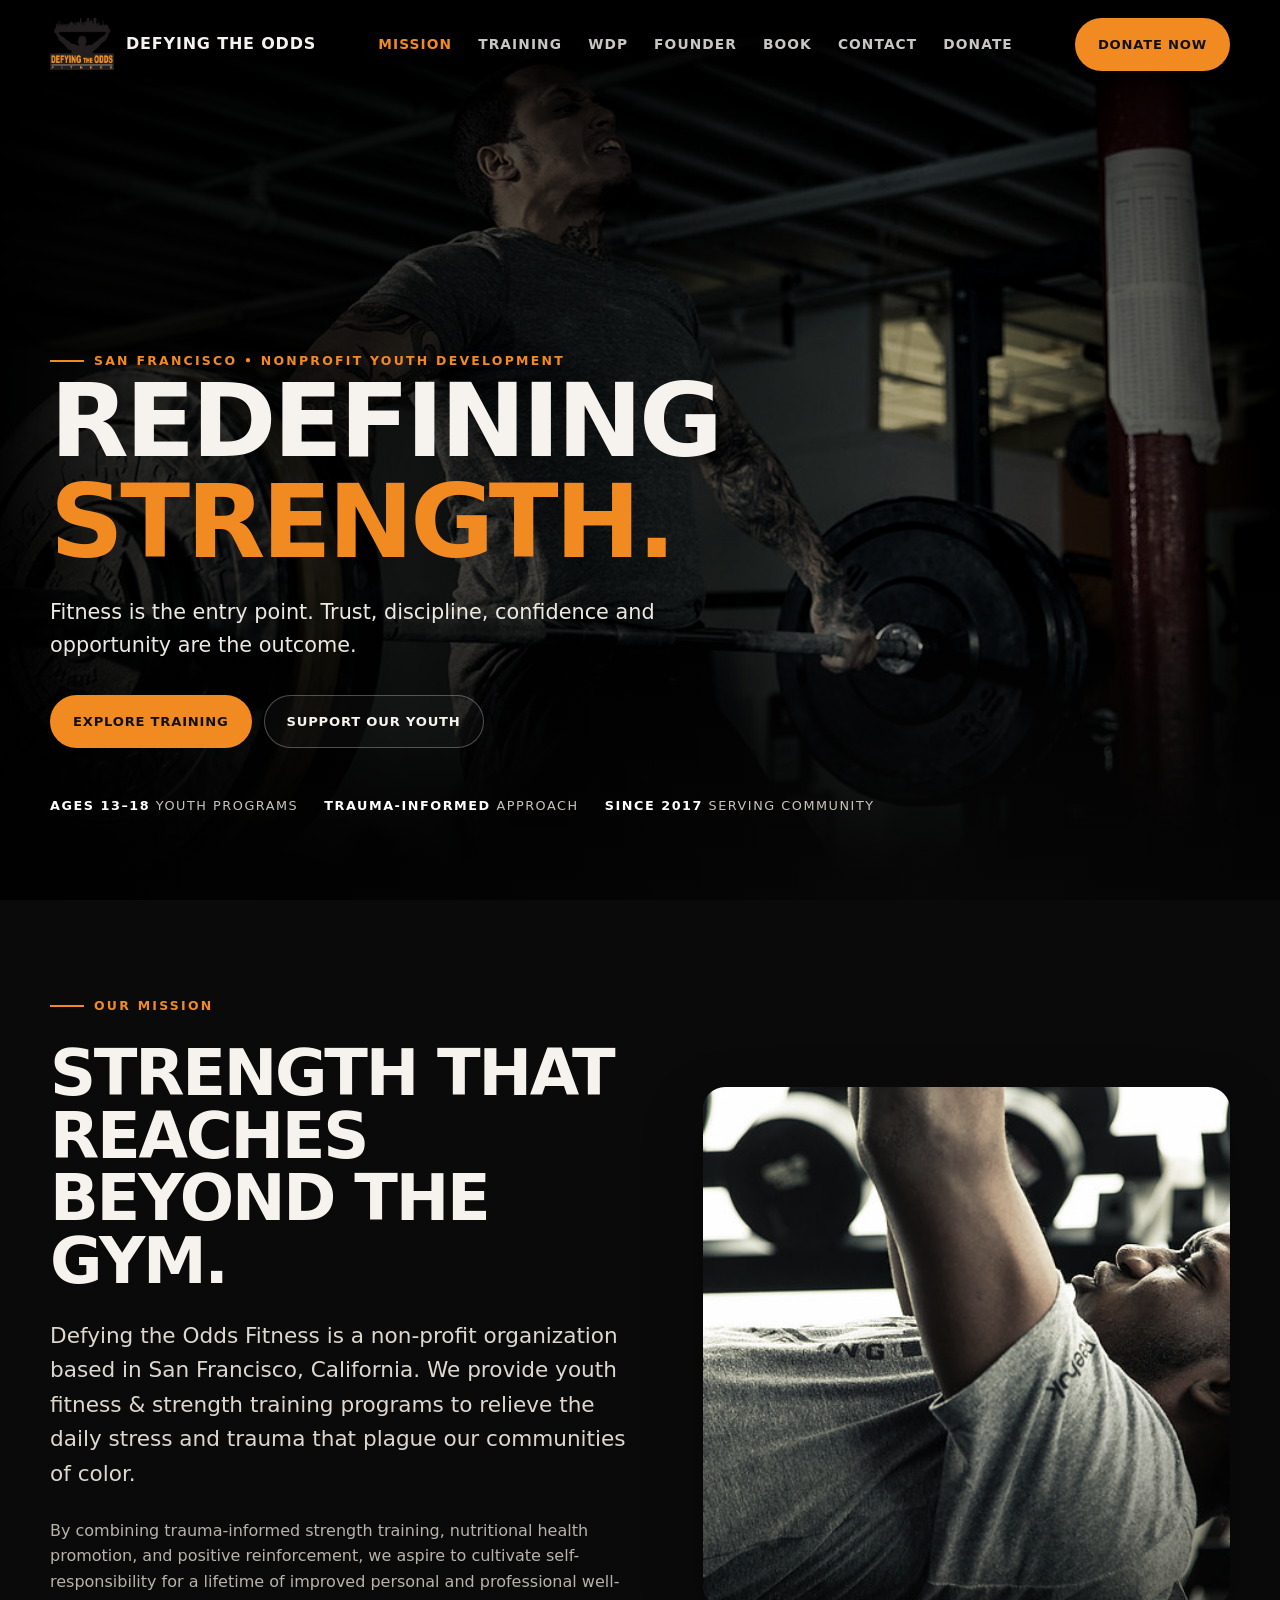
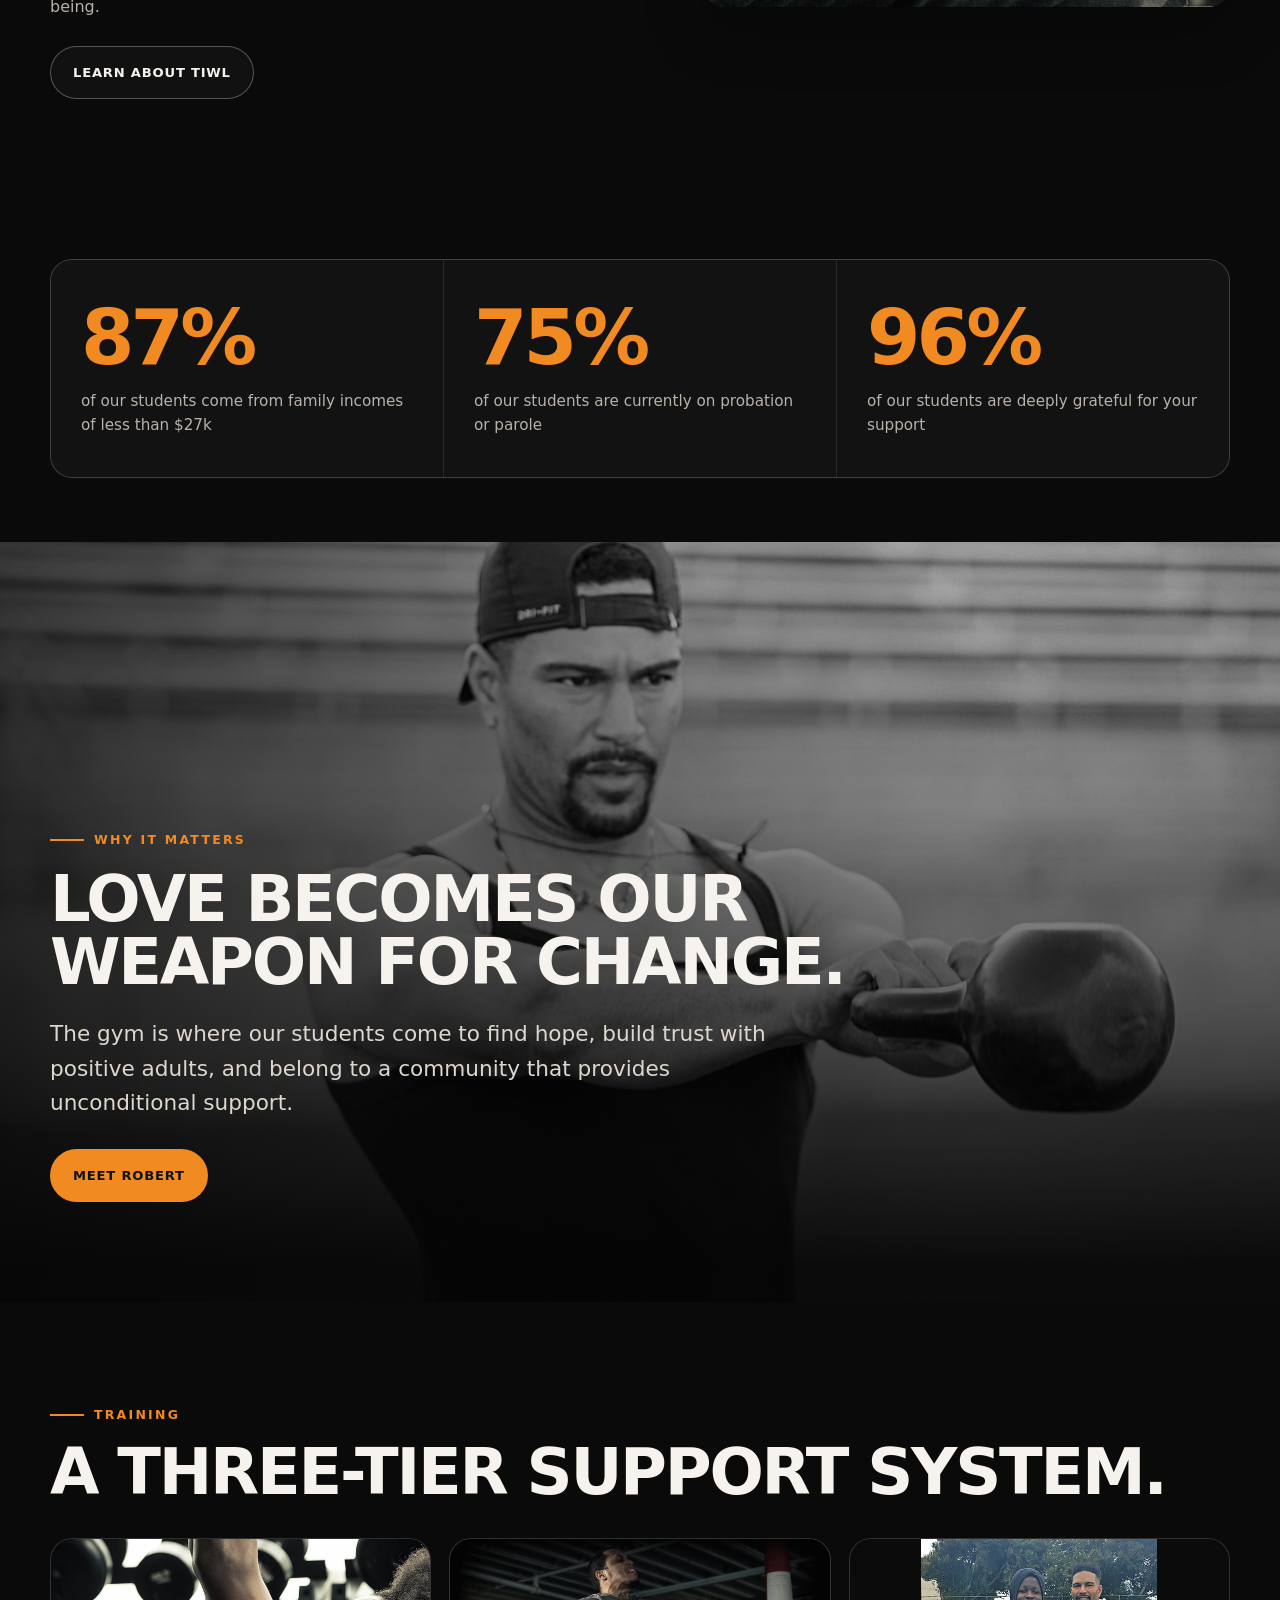
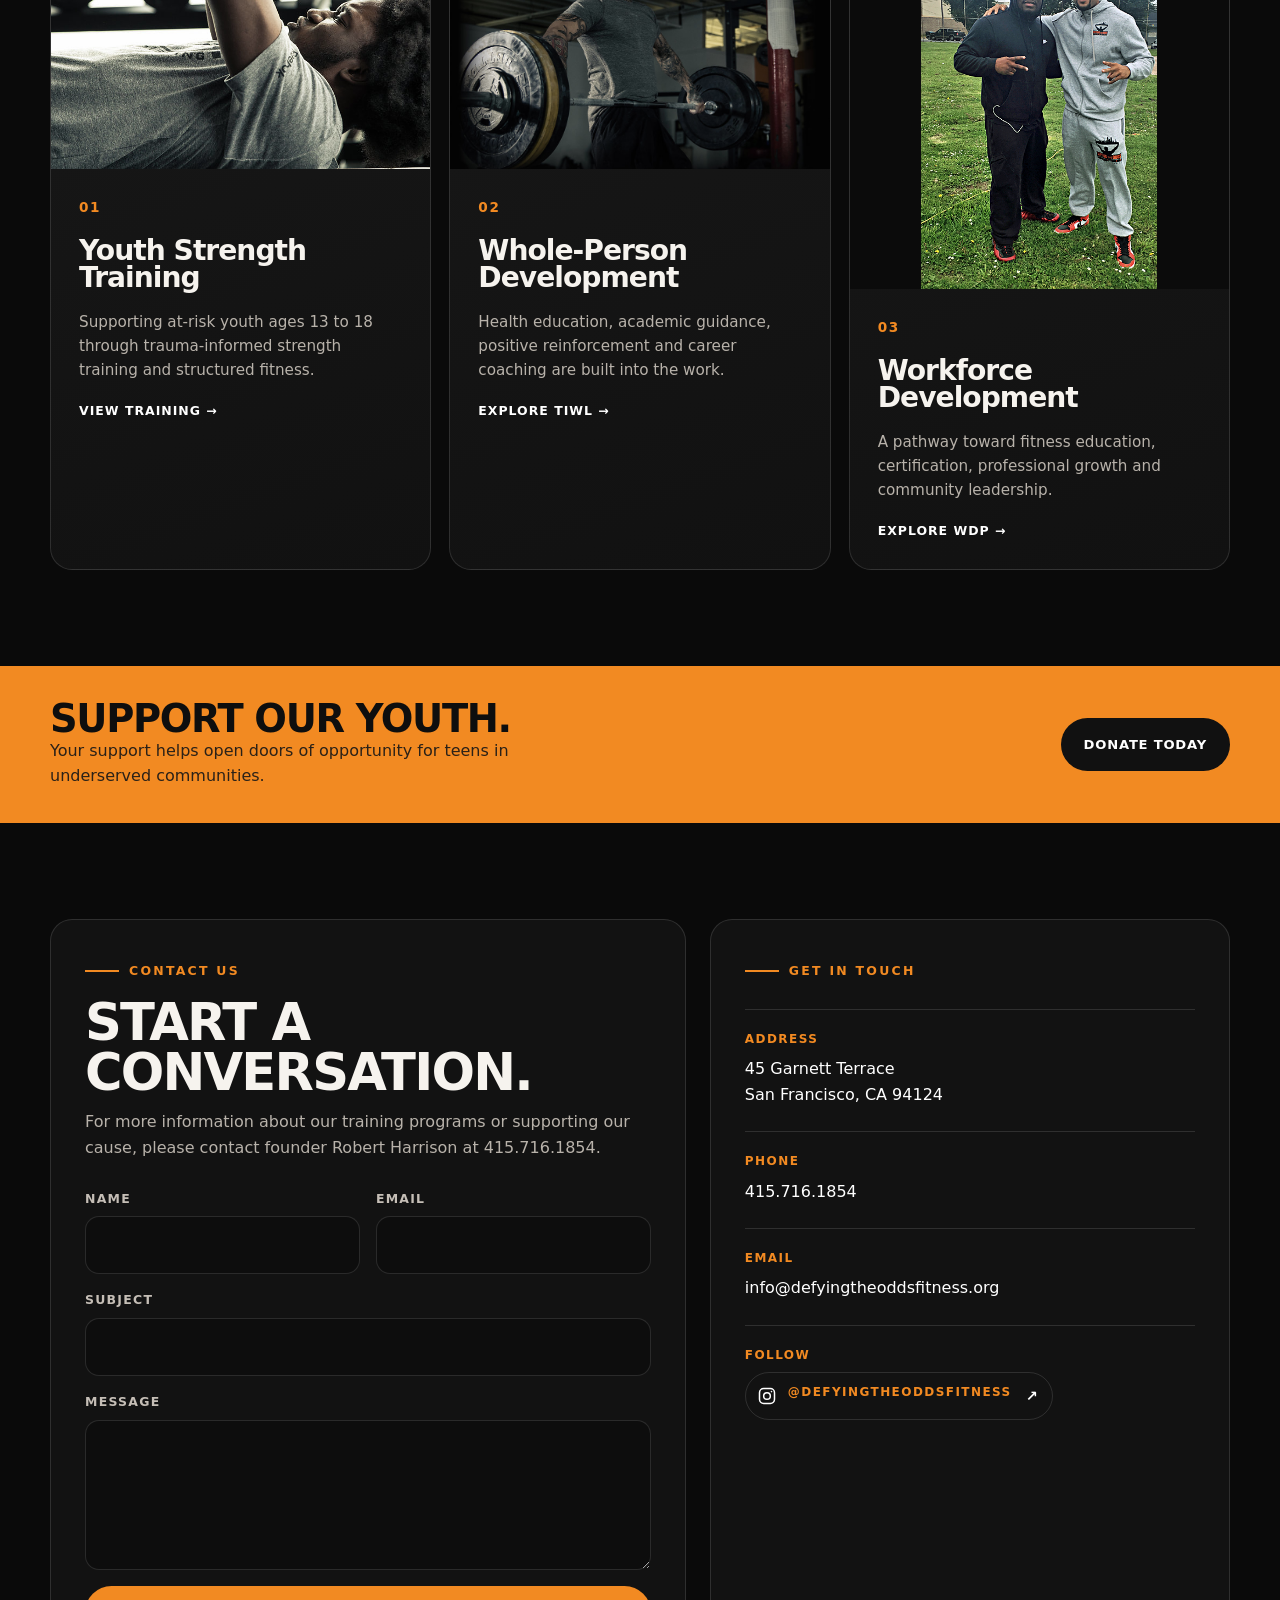
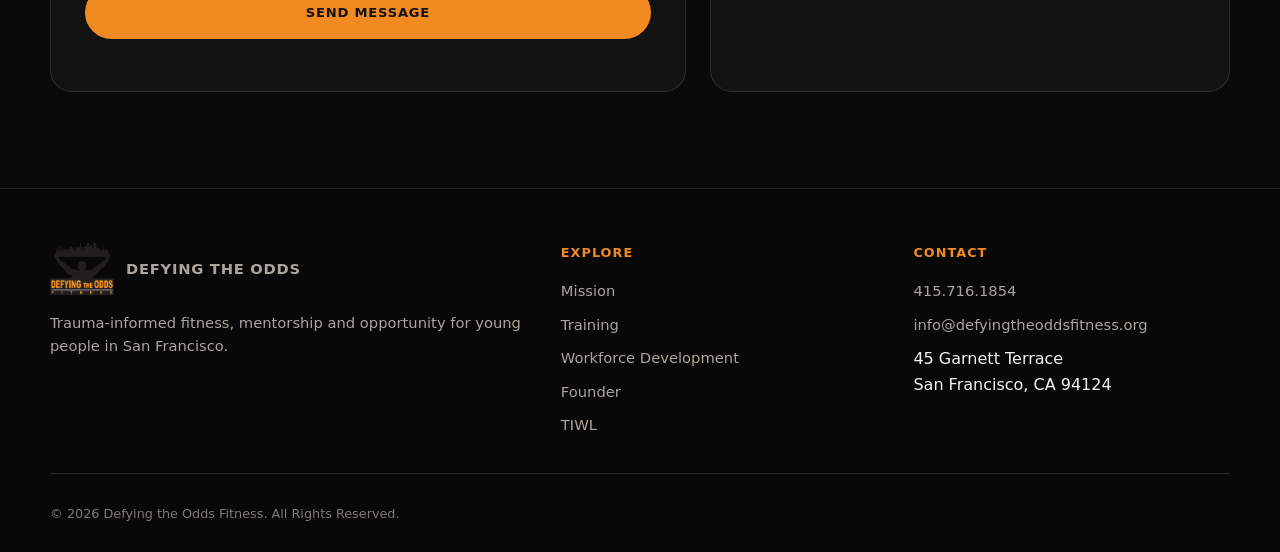
<file: defying-the-odds-redesign/index.html>
<!doctype html><html lang="en"><head><meta charset="utf-8"><meta name="viewport" content="width=device-width,initial-scale=1"><meta name="description" content="Defying the Odds Fitness — trauma-informed strength training, mentorship and workforce development in San Francisco."><title>Home | Defying the Odds Fitness</title><link rel="stylesheet" href="assets/css/styles.css"></head><body><header class="site-header"><div class="container nav">
<a class="brand" href="index.html"><img src="assets/images/logo.png" alt="Defying the Odds Fitness logo"><span>Defying the Odds</span></a>
<nav class="nav-links" aria-label="Primary navigation">
<a class="active" href="index.html#mission">Mission</a>
<a href="services.html">Training</a>
<a href="workforce-development-program.html">WDP</a>
<a href="founder.html">Founder</a>
<a href="https://www.amazon.com/dp/0578332795" target="_blank" rel="noopener">Book</a>
<a href="index.html#contact">Contact</a>
<a href="donate.html">Donate</a>
</nav>
<a class="btn btn-primary" href="donate.html">Donate Now</a>
<button class="menu-btn" aria-label="Open menu">☰</button>
</div></header>
<main>
<section class="hero">
<div class="hero-media" style="background-image:url('assets/images/hero-community.jpg')"></div>
<div class="container hero-content">
<span class="eyebrow">San Francisco • Nonprofit Youth Development</span>
<h1>Redefining <span>Strength.</span></h1>
<p class="hero-sub">Fitness is the entry point. Trust, discipline, confidence and opportunity are the outcome.</p>
<div class="hero-actions"><a class="btn btn-primary" href="services.html">Explore Training</a><a class="btn btn-ghost" href="donate.html">Support Our Youth</a></div>
<div class="hero-meta"><span><strong>Ages 13–18</strong> youth programs</span><span><strong>Trauma-informed</strong> approach</span><span><strong>Since 2017</strong> serving community</span></div>
</div></section>

<section id="mission" class="section"><div class="container split reveal">
<div class="copy-stack"><span class="eyebrow">Our Mission</span><h2>Strength that reaches beyond the gym.</h2><p class="lead">Defying the Odds Fitness is a non-profit organization based in San Francisco, California. We provide youth fitness & strength training programs to relieve the daily stress and trauma that plague our communities of color.</p><p>By combining trauma-informed strength training, nutritional health promotion, and positive reinforcement, we aspire to cultivate self-responsibility for a lifetime of improved personal and professional well-being.</p><a class="btn btn-ghost" href="tiwl.html">Learn About TIWL</a></div>
<div class="media-card mission-media"><img src="assets/images/training-program.jpg" alt="A Defying the Odds athlete strength training in the gym"></div>
</div></section>

<section class="section-sm"><div class="container stats reveal">
<div class="stat"><div class="stat-number">90%</div><p>of our students come from family incomes of less than $27k</p></div>
<div class="stat"><div class="stat-number">78%</div><p>of our students are currently on probation or parole</p></div>
<div class="stat"><div class="stat-number">100%</div><p>of our students are deeply grateful for your support</p></div>
</div></section>

<section class="photo-statement reveal"><img src="assets/images/robert-training.jpg" alt="Robert Harrison training in the gym"><div class="photo-statement-overlay"><div class="container"><span class="eyebrow">Why It Matters</span><h2>Love becomes our weapon for change.</h2><p class="lead">The gym is where our students come to find hope, build trust with positive adults, and belong to a community that provides unconditional support.</p><a class="btn btn-primary" href="founder.html">Meet Robert</a></div></div></section>

<section class="section"><div class="container reveal"><span class="eyebrow">Training</span><h2 style="margin:16px 0 34px">A three-tier support system.</h2><div class="cards">
<article class="card photo-card"><img src="assets/images/training-program.jpg" alt="Strength training session"><div class="card-body"><span class="card-index">01</span><h3>Youth Strength Training</h3><p>Supporting at-risk youth ages 13 to 18 through trauma-informed strength training and structured fitness.</p><a class="card-link" href="services.html">View training →</a></div></article>
<article class="card photo-card"><img src="assets/images/hero-community.jpg" alt="Athlete lifting a barbell"><div class="card-body"><span class="card-index">02</span><h3>Whole-Person Development</h3><p>Health education, academic guidance, positive reinforcement and career coaching are built into the work.</p><a class="card-link" href="tiwl.html">Explore TIWL →</a></div></article>
<article class="card photo-card"><img class="full-frame" src="assets/images/support-youth.jpg" alt="Defying the Odds community members"><div class="card-body"><span class="card-index">03</span><h3>Workforce Development</h3><p>A pathway toward fitness education, certification, professional growth and community leadership.</p><a class="card-link" href="workforce-development-program.html">Explore WDP →</a></div></article>
</div></div></section>

<section class="band"><div class="container"><div><h3>Support our youth.</h3><p>Your support helps open doors of opportunity for teens in underserved communities.</p></div><a class="btn" href="donate.html">Donate Today</a></div></section>

<section id="contact" class="section"><div class="container contact-wrap reveal">
<div class="form-card"><span class="eyebrow">Contact Us</span><h2 style="font-size:clamp(2.2rem,4vw,3.7rem);margin:16px 0 12px">Start a conversation.</h2><p style="margin-bottom:28px">For more information about our training programs or supporting our cause, please contact founder Robert Harrison at 415.716.1854.</p>
<form id="contact-form"><div class="form-grid"><div class="field"><label for="name">Name</label><input id="name" name="name" required></div><div class="field"><label for="email">Email</label><input id="email" name="email" type="email" required></div><div class="field full"><label for="subject">Subject</label><input id="subject" name="subject"></div><div class="field full"><label for="message">Message</label><textarea id="message" name="message" required></textarea></div><div class="field full"><button class="btn btn-primary" type="submit">Send Message</button><p id="form-status" style="font-size:.85rem;margin-top:10px"></p></div></div></form></div>
<aside class="info-card"><span class="eyebrow">Get In Touch</span><div class="info-list"><div class="info-row"><span>Address</span><p>45 Garnett Terrace<br>San Francisco, CA 94124</p></div><div class="info-row"><span>Phone</span><a href="tel:+14157161854">415.716.1854</a></div><div class="info-row"><span>Email</span><a href="mailto:info@defyingtheoddsfitness.org">info@defyingtheoddsfitness.org</a></div><div class="info-row"><span>Follow</span><a class="social-link" href="https://www.instagram.com/defyingtheoddsfitness/" target="_blank" rel="noopener noreferrer" aria-label="Follow Defying the Odds Fitness on Instagram"><svg viewBox="0 0 24 24" aria-hidden="true"><rect x="3" y="3" width="18" height="18" rx="5"></rect><circle cx="12" cy="12" r="4"></circle><circle class="social-dot" cx="17.4" cy="6.7" r="1"></circle></svg><span>@defyingtheoddsfitness</span><b>↗</b></a></div></div></aside>
</div></section>
</main><footer class="footer"><div class="container">
<div class="footer-grid">
<div><a class="brand" href="index.html"><img src="assets/images/logo.png" alt="Defying the Odds Fitness logo"><span>Defying the Odds</span></a><p>Trauma-informed fitness, mentorship and opportunity for young people in San Francisco.</p></div>
<div><h4>Explore</h4><div class="footer-links"><a href="index.html#mission">Mission</a><a href="services.html">Training</a><a href="workforce-development-program.html">Workforce Development</a><a href="founder.html">Founder</a><a href="tiwl.html">TIWL</a></div></div>
<div><h4>Contact</h4><div class="footer-links"><a href="tel:+14157161854">415.716.1854</a><a href="mailto:info@defyingtheoddsfitness.org">info@defyingtheoddsfitness.org</a><span>45 Garnett Terrace<br>San Francisco, CA 94124</span></div></div>
</div><div class="copyright">© <span data-year></span> Defying the Odds Fitness. All Rights Reserved.</div>
</div></footer><script src="assets/js/main.js"></script></body></html>
</file>
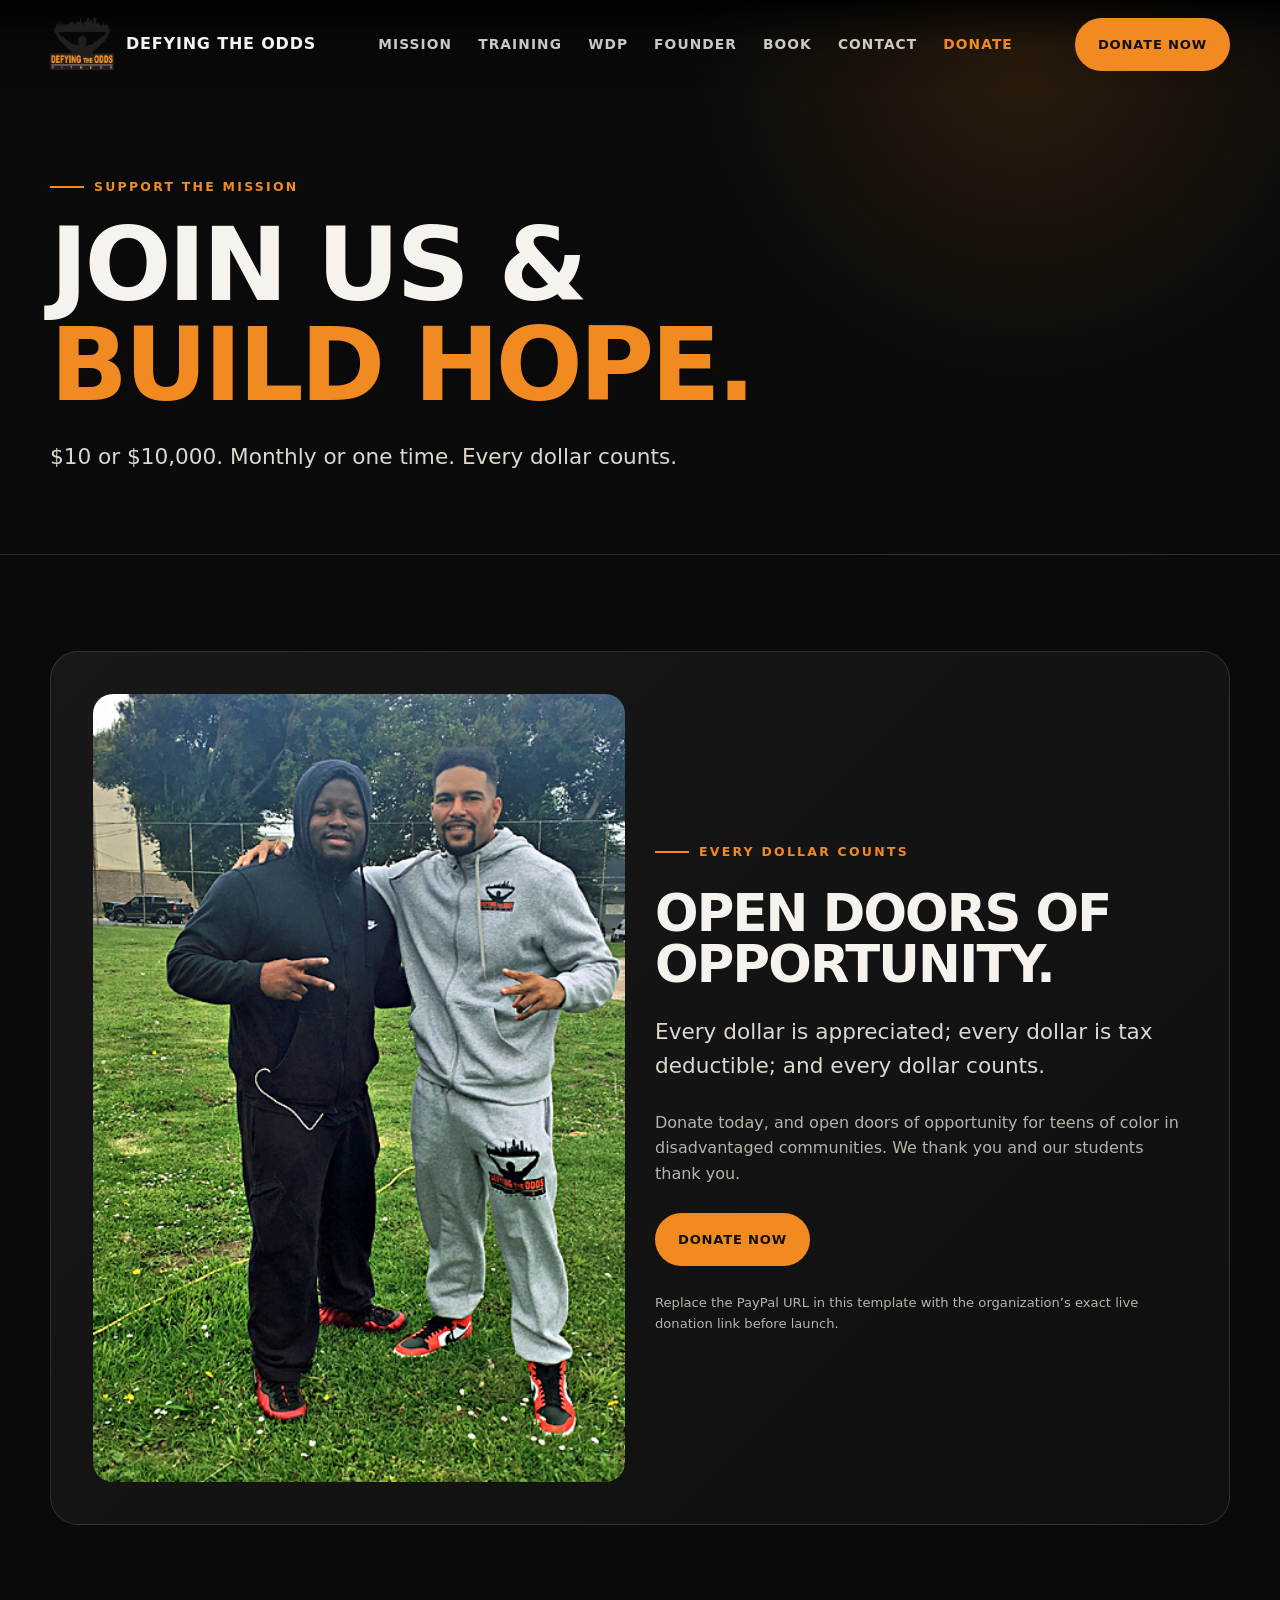
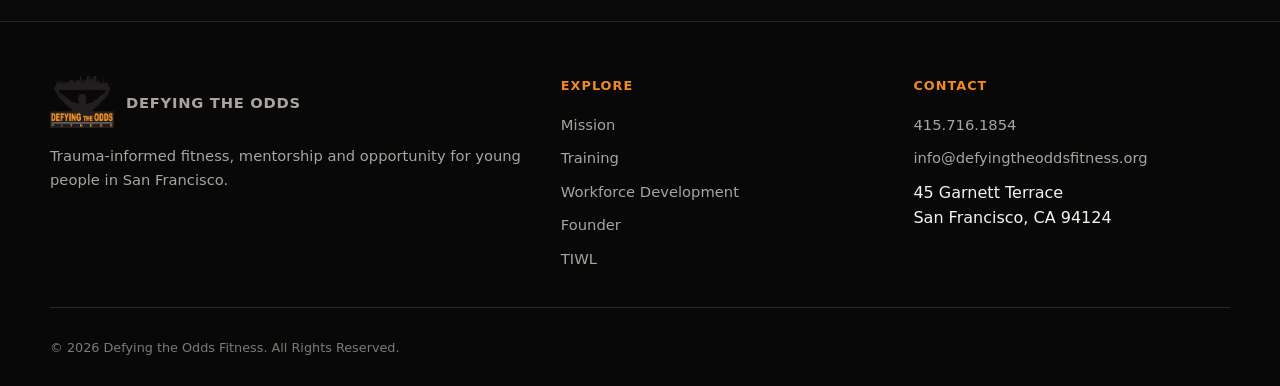
<file: defying-the-odds-redesign/donate.html>
<!doctype html><html lang="en"><head><meta charset="utf-8"><meta name="viewport" content="width=device-width,initial-scale=1"><meta name="description" content="Defying the Odds Fitness — trauma-informed strength training, mentorship and workforce development in San Francisco."><title>Donate | Defying the Odds Fitness</title><link rel="stylesheet" href="assets/css/styles.css"></head><body><header class="site-header"><div class="container nav">
<a class="brand" href="index.html"><img src="assets/images/logo.png" alt="Defying the Odds Fitness logo"><span>Defying the Odds</span></a>
<nav class="nav-links" aria-label="Primary navigation">
<a href="index.html#mission">Mission</a>
<a href="services.html">Training</a>
<a href="workforce-development-program.html">WDP</a>
<a href="founder.html">Founder</a>
<a href="https://www.amazon.com/dp/0578332795" target="_blank" rel="noopener">Book</a>
<a href="index.html#contact">Contact</a>
<a class="active" href="donate.html">Donate</a>
</nav>
<a class="btn btn-primary" href="donate.html">Donate Now</a>
<button class="menu-btn" aria-label="Open menu">☰</button>
</div></header>
<main><section class="page-hero"><div class="container"><span class="eyebrow">Support the Mission</span><h1>Join Us &<br><span style="color:var(--accent)">Build Hope.</span></h1><p class="lead">$10 or $10,000. Monthly or one time. Every dollar counts.</p></div></section>
<section class="section"><div class="container donate-box reveal"><div class="donate-photo"><img src="assets/images/support-youth.jpg" alt="Defying the Odds Fitness community"></div><div class="copy-stack"><span class="eyebrow">Every Dollar Counts</span><h2 style="font-size:clamp(2.2rem,4vw,4rem)">Open doors of opportunity.</h2><p class="lead">Every dollar is appreciated; every dollar is tax deductible; and every dollar counts.</p><p>Donate today, and open doors of opportunity for teens of color in disadvantaged communities. We thank you and our students thank you.</p><a class="btn btn-primary" href="https://www.paypal.com" target="_blank" rel="noopener">Donate Now</a><p style="font-size:.82rem">Replace the PayPal URL in this template with the organization’s exact live donation link before launch.</p></div></div></section></main><footer class="footer"><div class="container">
<div class="footer-grid">
<div><a class="brand" href="index.html"><img src="assets/images/logo.png" alt="Defying the Odds Fitness logo"><span>Defying the Odds</span></a><p>Trauma-informed fitness, mentorship and opportunity for young people in San Francisco.</p></div>
<div><h4>Explore</h4><div class="footer-links"><a href="index.html#mission">Mission</a><a href="services.html">Training</a><a href="workforce-development-program.html">Workforce Development</a><a href="founder.html">Founder</a><a href="tiwl.html">TIWL</a></div></div>
<div><h4>Contact</h4><div class="footer-links"><a href="tel:+14157161854">415.716.1854</a><a href="mailto:info@defyingtheoddsfitness.org">info@defyingtheoddsfitness.org</a><span>45 Garnett Terrace<br>San Francisco, CA 94124</span></div></div>
</div><div class="copyright">© <span data-year></span> Defying the Odds Fitness. All Rights Reserved.</div>
</div></footer><script src="assets/js/main.js"></script></body></html>
</file>
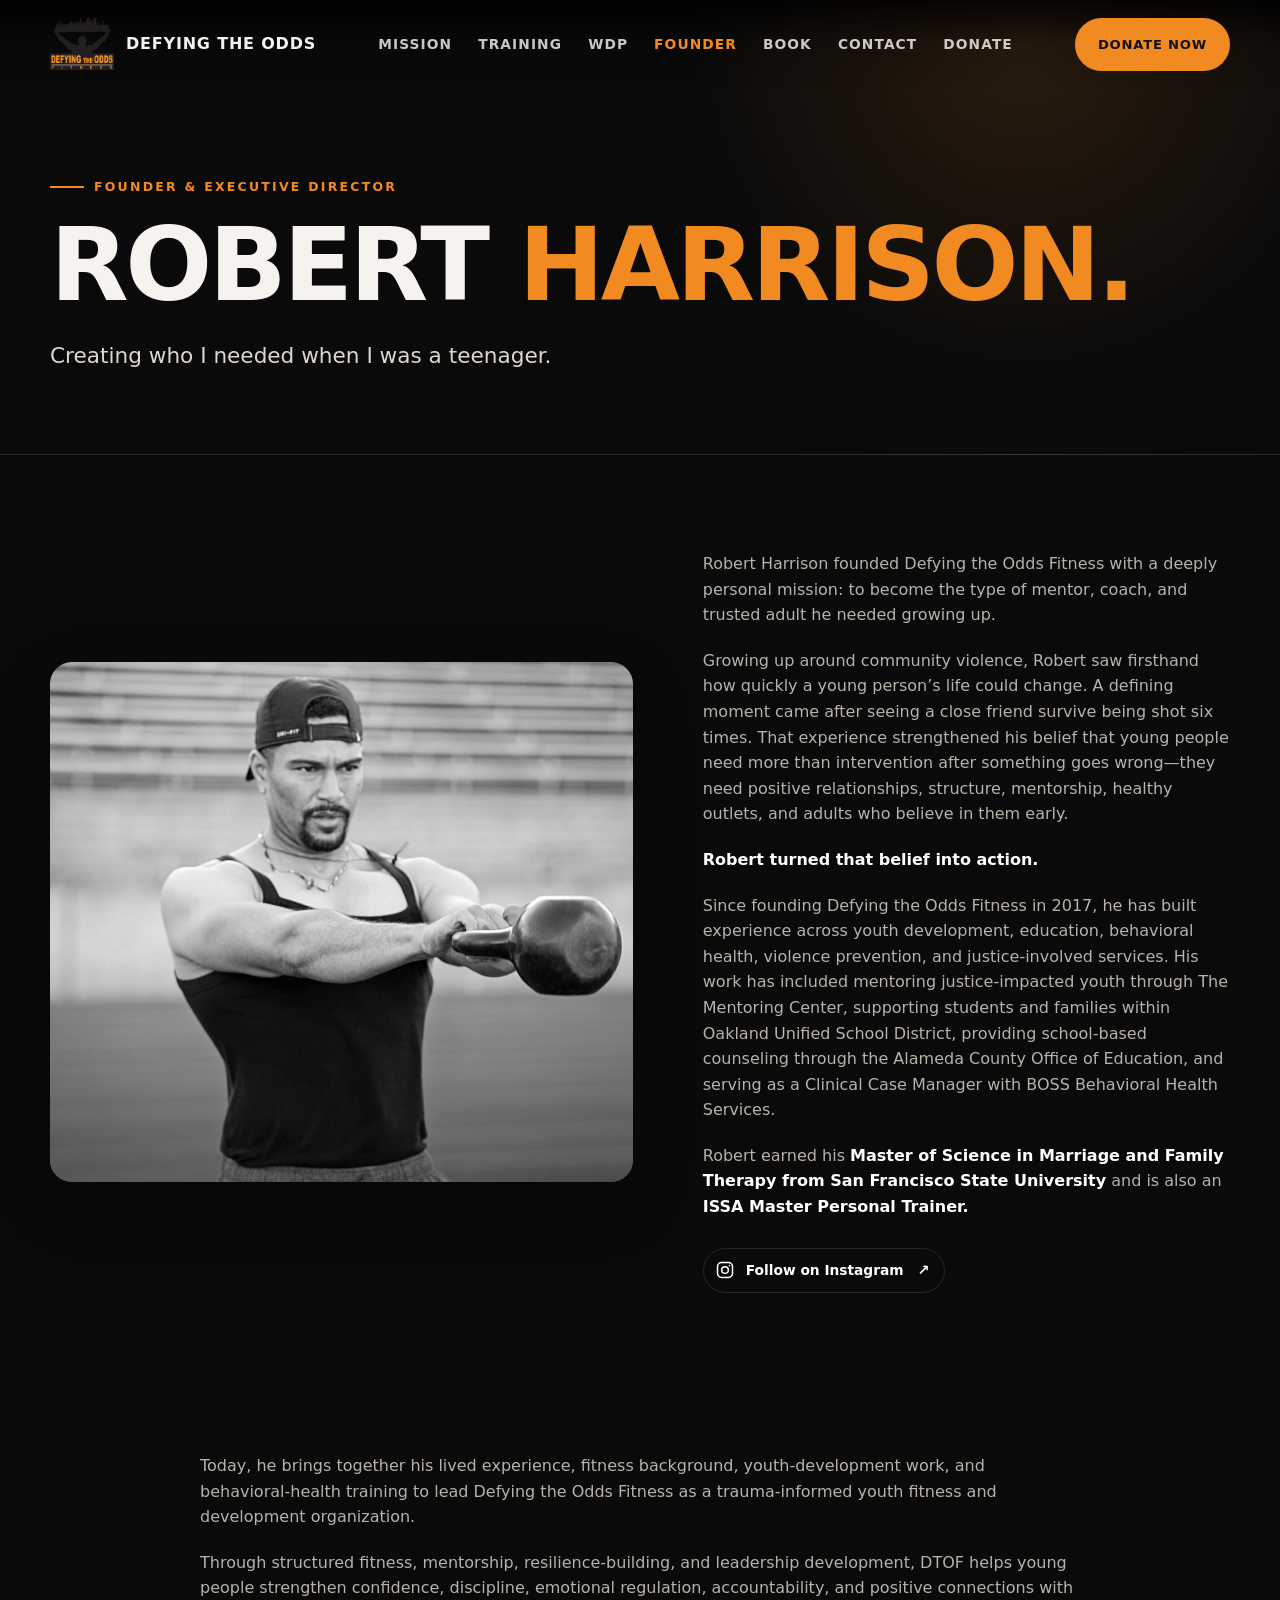
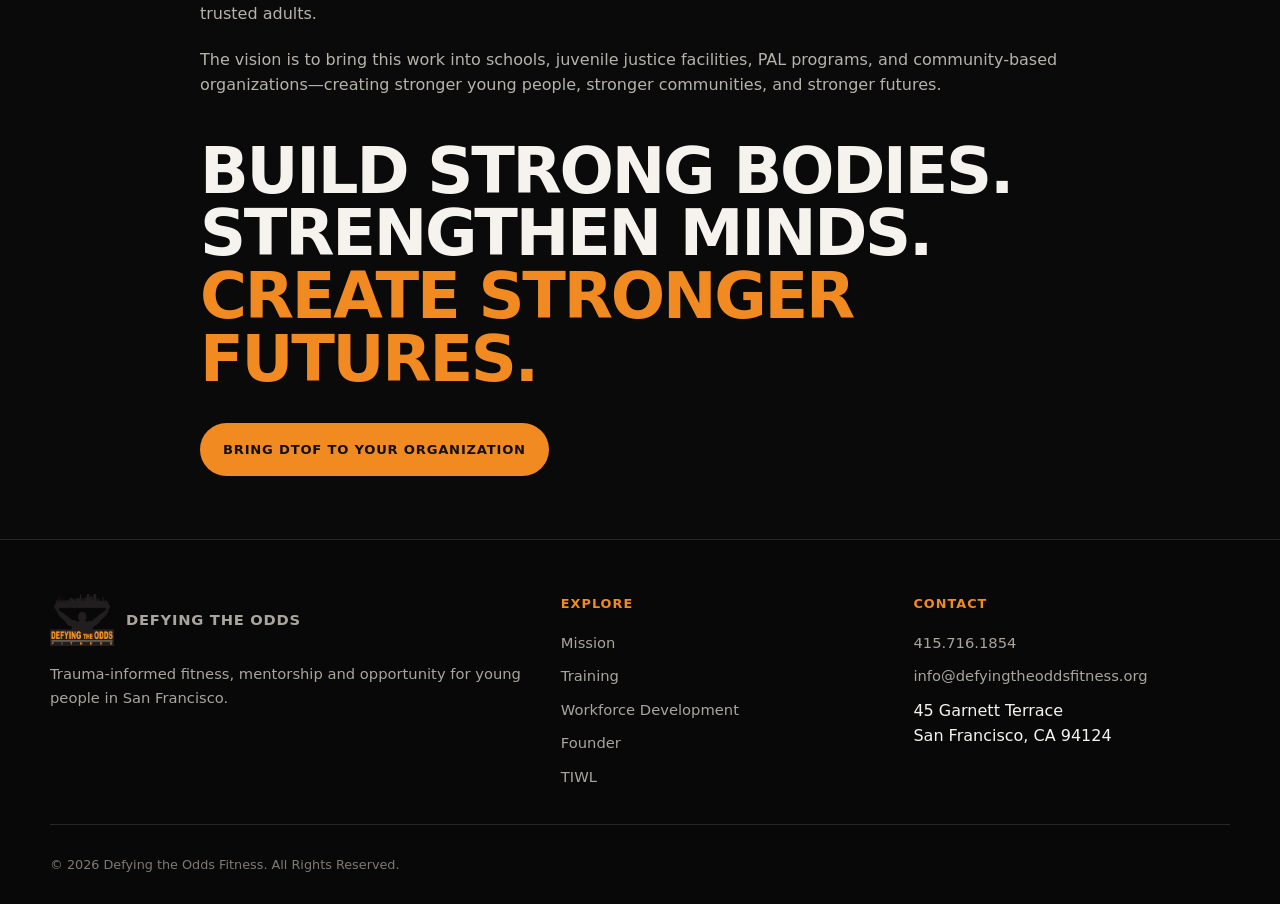
<file: defying-the-odds-redesign/founder.html>
<!doctype html><html lang="en"><head><meta charset="utf-8"><meta name="viewport" content="width=device-width,initial-scale=1"><meta name="description" content="Defying the Odds Fitness — trauma-informed strength training, mentorship and workforce development in San Francisco."><title>Founder | Defying the Odds Fitness</title><link rel="stylesheet" href="assets/css/styles.css"></head><body><header class="site-header"><div class="container nav">
<a class="brand" href="index.html"><img src="assets/images/logo.png" alt="Defying the Odds Fitness logo"><span>Defying the Odds</span></a>
<nav class="nav-links" aria-label="Primary navigation">
<a href="index.html#mission">Mission</a>
<a href="services.html">Training</a>
<a href="workforce-development-program.html">WDP</a>
<a class="active" href="founder.html">Founder</a>
<a href="https://www.amazon.com/dp/0578332795" target="_blank" rel="noopener">Book</a>
<a href="index.html#contact">Contact</a>
<a href="donate.html">Donate</a>
</nav>
<a class="btn btn-primary" href="donate.html">Donate Now</a>
<button class="menu-btn" aria-label="Open menu">☰</button>
</div></header>
<main><section class="page-hero"><div class="container"><span class="eyebrow">Founder & Executive Director</span><h1>Robert <span style="color:var(--accent)">Harrison.</span></h1><p class="lead">Creating who I needed when I was a teenager.</p></div></section>
<section class="section"><div class="container split reveal"><div class="media-card"><img src="assets/images/robert-training.jpg" alt="Robert Harrison"></div><div class="rich-copy"><p>Robert Harrison founded Defying the Odds Fitness with a deeply personal mission: to become the type of mentor, coach, and trusted adult he needed growing up.</p><p>Growing up around community violence, Robert saw firsthand how quickly a young person’s life could change. A defining moment came after seeing a close friend survive being shot six times. That experience strengthened his belief that young people need more than intervention after something goes wrong—they need positive relationships, structure, mentorship, healthy outlets, and adults who believe in them early.</p><p><strong>Robert turned that belief into action.</strong></p><p>Since founding Defying the Odds Fitness in 2017, he has built experience across youth development, education, behavioral health, violence prevention, and justice-involved services. His work has included mentoring justice-impacted youth through The Mentoring Center, supporting students and families within Oakland Unified School District, providing school-based counseling through the Alameda County Office of Education, and serving as a Clinical Case Manager with BOSS Behavioral Health Services.</p><p>Robert earned his <strong>Master of Science in Marriage and Family Therapy from San Francisco State University</strong> and is also an <strong>ISSA Master Personal Trainer.</strong></p><a class="social-link social-link-inline" href="https://www.instagram.com/defyingtheoddsfitness/" target="_blank" rel="noopener noreferrer" aria-label="Follow Defying the Odds Fitness on Instagram"><svg viewBox="0 0 24 24" aria-hidden="true"><rect x="3" y="3" width="18" height="18" rx="5"></rect><circle cx="12" cy="12" r="4"></circle><circle class="social-dot" cx="17.4" cy="6.7" r="1"></circle></svg><span>Follow on Instagram</span><b>↗</b></a></div></div></section>
<section class="section-sm"><div class="container rich-copy reveal"><p>Today, he brings together his lived experience, fitness background, youth-development work, and behavioral-health training to lead Defying the Odds Fitness as a trauma-informed youth fitness and development organization.</p><p>Through structured fitness, mentorship, resilience-building, and leadership development, DTOF helps young people strengthen confidence, discipline, emotional regulation, accountability, and positive connections with trusted adults.</p><p>The vision is to bring this work into schools, juvenile justice facilities, PAL programs, and community-based organizations—creating stronger young people, stronger communities, and stronger futures.</p><h2 style="margin-top:22px">Build strong bodies.<br>Strengthen minds.<br><span style="color:var(--accent)">Create stronger futures.</span></h2><a class="btn btn-primary" href="index.html#contact" style="justify-self:start;margin-top:12px">Bring DTOF to Your Organization</a></div></section></main><footer class="footer"><div class="container">
<div class="footer-grid">
<div><a class="brand" href="index.html"><img src="assets/images/logo.png" alt="Defying the Odds Fitness logo"><span>Defying the Odds</span></a><p>Trauma-informed fitness, mentorship and opportunity for young people in San Francisco.</p></div>
<div><h4>Explore</h4><div class="footer-links"><a href="index.html#mission">Mission</a><a href="services.html">Training</a><a href="workforce-development-program.html">Workforce Development</a><a href="founder.html">Founder</a><a href="tiwl.html">TIWL</a></div></div>
<div><h4>Contact</h4><div class="footer-links"><a href="tel:+14157161854">415.716.1854</a><a href="mailto:info@defyingtheoddsfitness.org">info@defyingtheoddsfitness.org</a><span>45 Garnett Terrace<br>San Francisco, CA 94124</span></div></div>
</div><div class="copyright">© <span data-year></span> Defying the Odds Fitness. All Rights Reserved.</div>
</div></footer><script src="assets/js/main.js"></script></body></html>
</file>
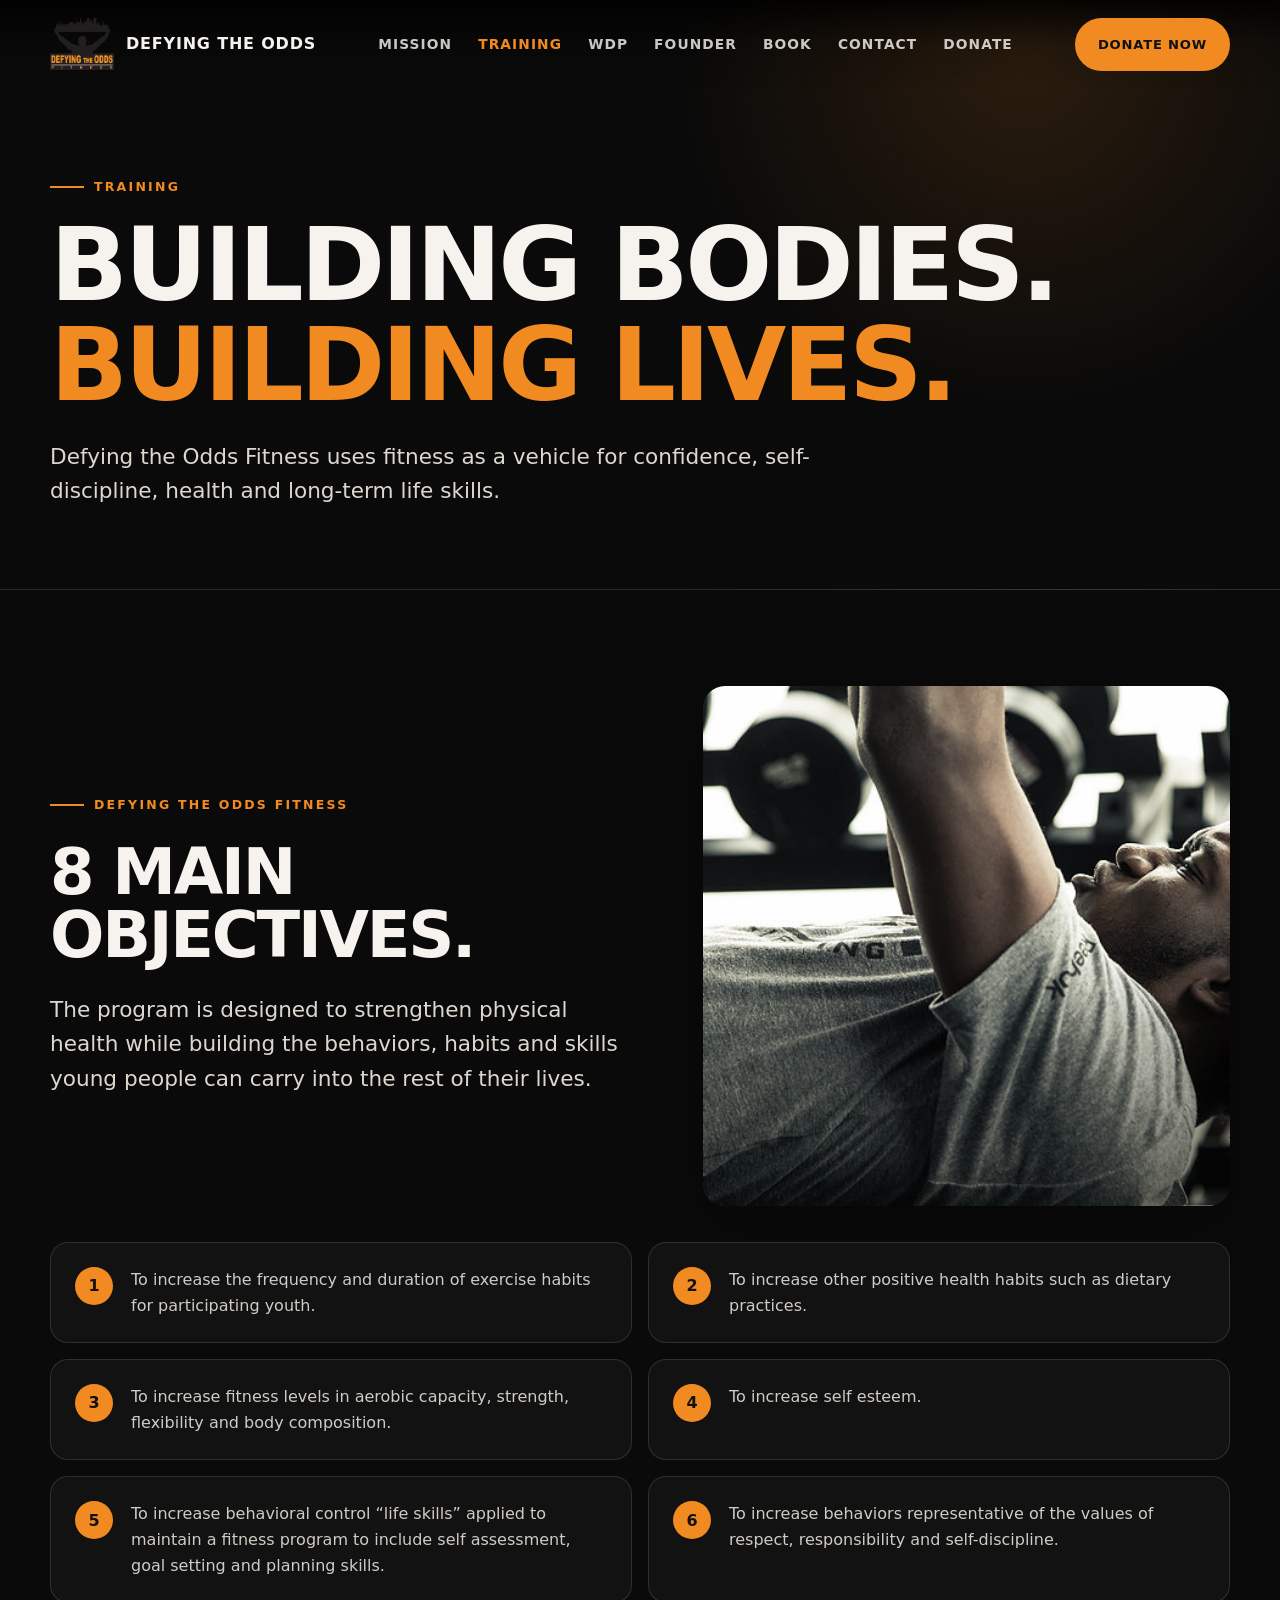
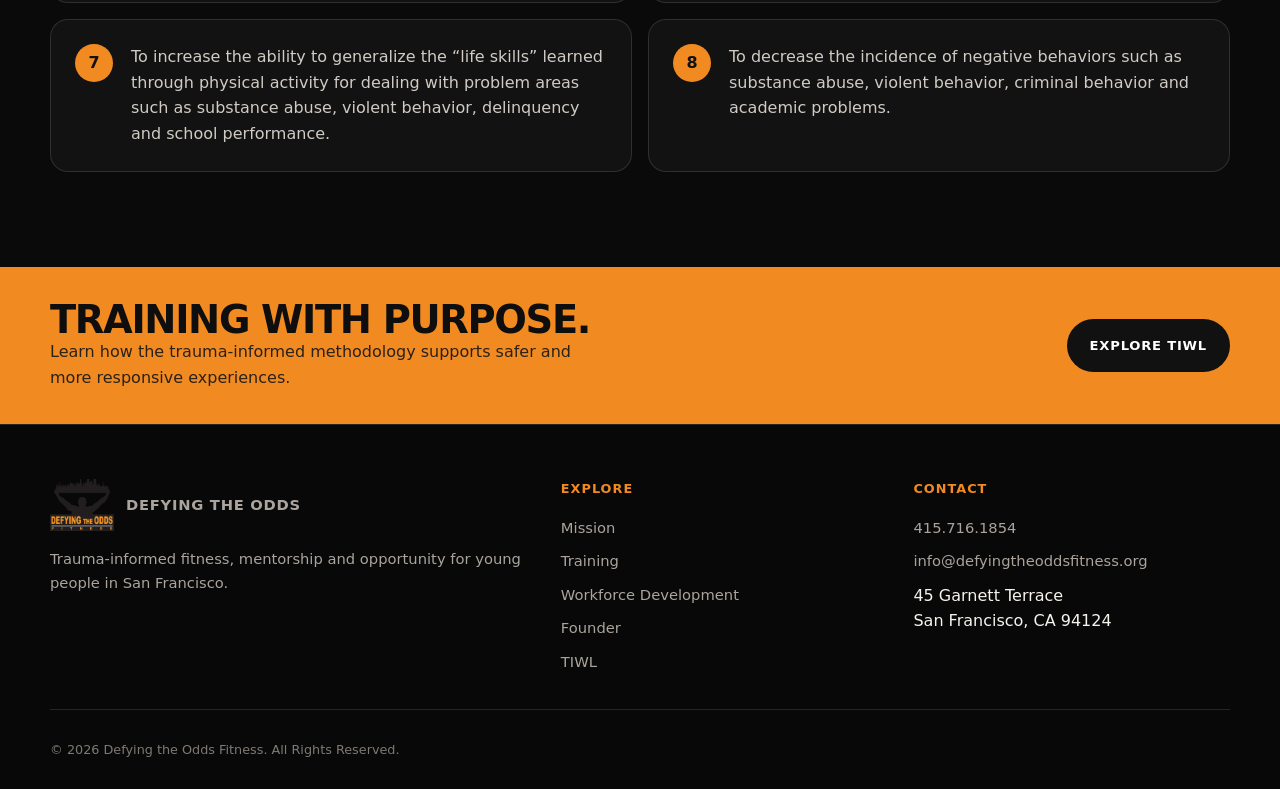
<file: defying-the-odds-redesign/services.html>
<!doctype html><html lang="en"><head><meta charset="utf-8"><meta name="viewport" content="width=device-width,initial-scale=1"><meta name="description" content="Defying the Odds Fitness — trauma-informed strength training, mentorship and workforce development in San Francisco."><title>Training | Defying the Odds Fitness</title><link rel="stylesheet" href="assets/css/styles.css"></head><body><header class="site-header"><div class="container nav">
<a class="brand" href="index.html"><img src="assets/images/logo.png" alt="Defying the Odds Fitness logo"><span>Defying the Odds</span></a>
<nav class="nav-links" aria-label="Primary navigation">
<a href="index.html#mission">Mission</a>
<a class="active" href="services.html">Training</a>
<a href="workforce-development-program.html">WDP</a>
<a href="founder.html">Founder</a>
<a href="https://www.amazon.com/dp/0578332795" target="_blank" rel="noopener">Book</a>
<a href="index.html#contact">Contact</a>
<a href="donate.html">Donate</a>
</nav>
<a class="btn btn-primary" href="donate.html">Donate Now</a>
<button class="menu-btn" aria-label="Open menu">☰</button>
</div></header>
<main><section class="page-hero"><div class="container"><span class="eyebrow">Training</span><h1>Building Bodies.<br><span style="color:var(--accent)">Building Lives.</span></h1><p class="lead">Defying the Odds Fitness uses fitness as a vehicle for confidence, self-discipline, health and long-term life skills.</p></div></section>
<section class="section"><div class="container"><div class="split reveal"><div class="copy-stack"><span class="eyebrow">Defying the Odds Fitness</span><h2>8 main objectives.</h2><p class="lead">The program is designed to strengthen physical health while building the behaviors, habits and skills young people can carry into the rest of their lives.</p></div><div class="media-card"><img src="assets/images/training-program.jpg" alt="Training resistance bands"></div></div>
<div class="list-grid reveal">
<div class="list-item"><span class="list-num">1</span><p>To increase the frequency and duration of exercise habits for participating youth.</p></div><div class="list-item"><span class="list-num">2</span><p>To increase other positive health habits such as dietary practices.</p></div><div class="list-item"><span class="list-num">3</span><p>To increase fitness levels in aerobic capacity, strength, flexibility and body composition.</p></div><div class="list-item"><span class="list-num">4</span><p>To increase self esteem.</p></div><div class="list-item"><span class="list-num">5</span><p>To increase behavioral control “life skills” applied to maintain a fitness program to include self assessment, goal setting and planning skills.</p></div><div class="list-item"><span class="list-num">6</span><p>To increase behaviors representative of the values of respect, responsibility and self-discipline.</p></div><div class="list-item"><span class="list-num">7</span><p>To increase the ability to generalize the “life skills” learned through physical activity for dealing with problem areas such as substance abuse, violent behavior, delinquency and school performance.</p></div><div class="list-item"><span class="list-num">8</span><p>To decrease the incidence of negative behaviors such as substance abuse, violent behavior, criminal behavior and academic problems.</p></div>
</div></div></section>
<section class="band"><div class="container"><div><h3>Training with purpose.</h3><p>Learn how the trauma-informed methodology supports safer and more responsive experiences.</p></div><a class="btn" href="tiwl.html">Explore TIWL</a></div></section></main><footer class="footer"><div class="container">
<div class="footer-grid">
<div><a class="brand" href="index.html"><img src="assets/images/logo.png" alt="Defying the Odds Fitness logo"><span>Defying the Odds</span></a><p>Trauma-informed fitness, mentorship and opportunity for young people in San Francisco.</p></div>
<div><h4>Explore</h4><div class="footer-links"><a href="index.html#mission">Mission</a><a href="services.html">Training</a><a href="workforce-development-program.html">Workforce Development</a><a href="founder.html">Founder</a><a href="tiwl.html">TIWL</a></div></div>
<div><h4>Contact</h4><div class="footer-links"><a href="tel:+14157161854">415.716.1854</a><a href="mailto:info@defyingtheoddsfitness.org">info@defyingtheoddsfitness.org</a><span>45 Garnett Terrace<br>San Francisco, CA 94124</span></div></div>
</div><div class="copyright">© <span data-year></span> Defying the Odds Fitness. All Rights Reserved.</div>
</div></footer><script src="assets/js/main.js"></script></body></html>
</file>
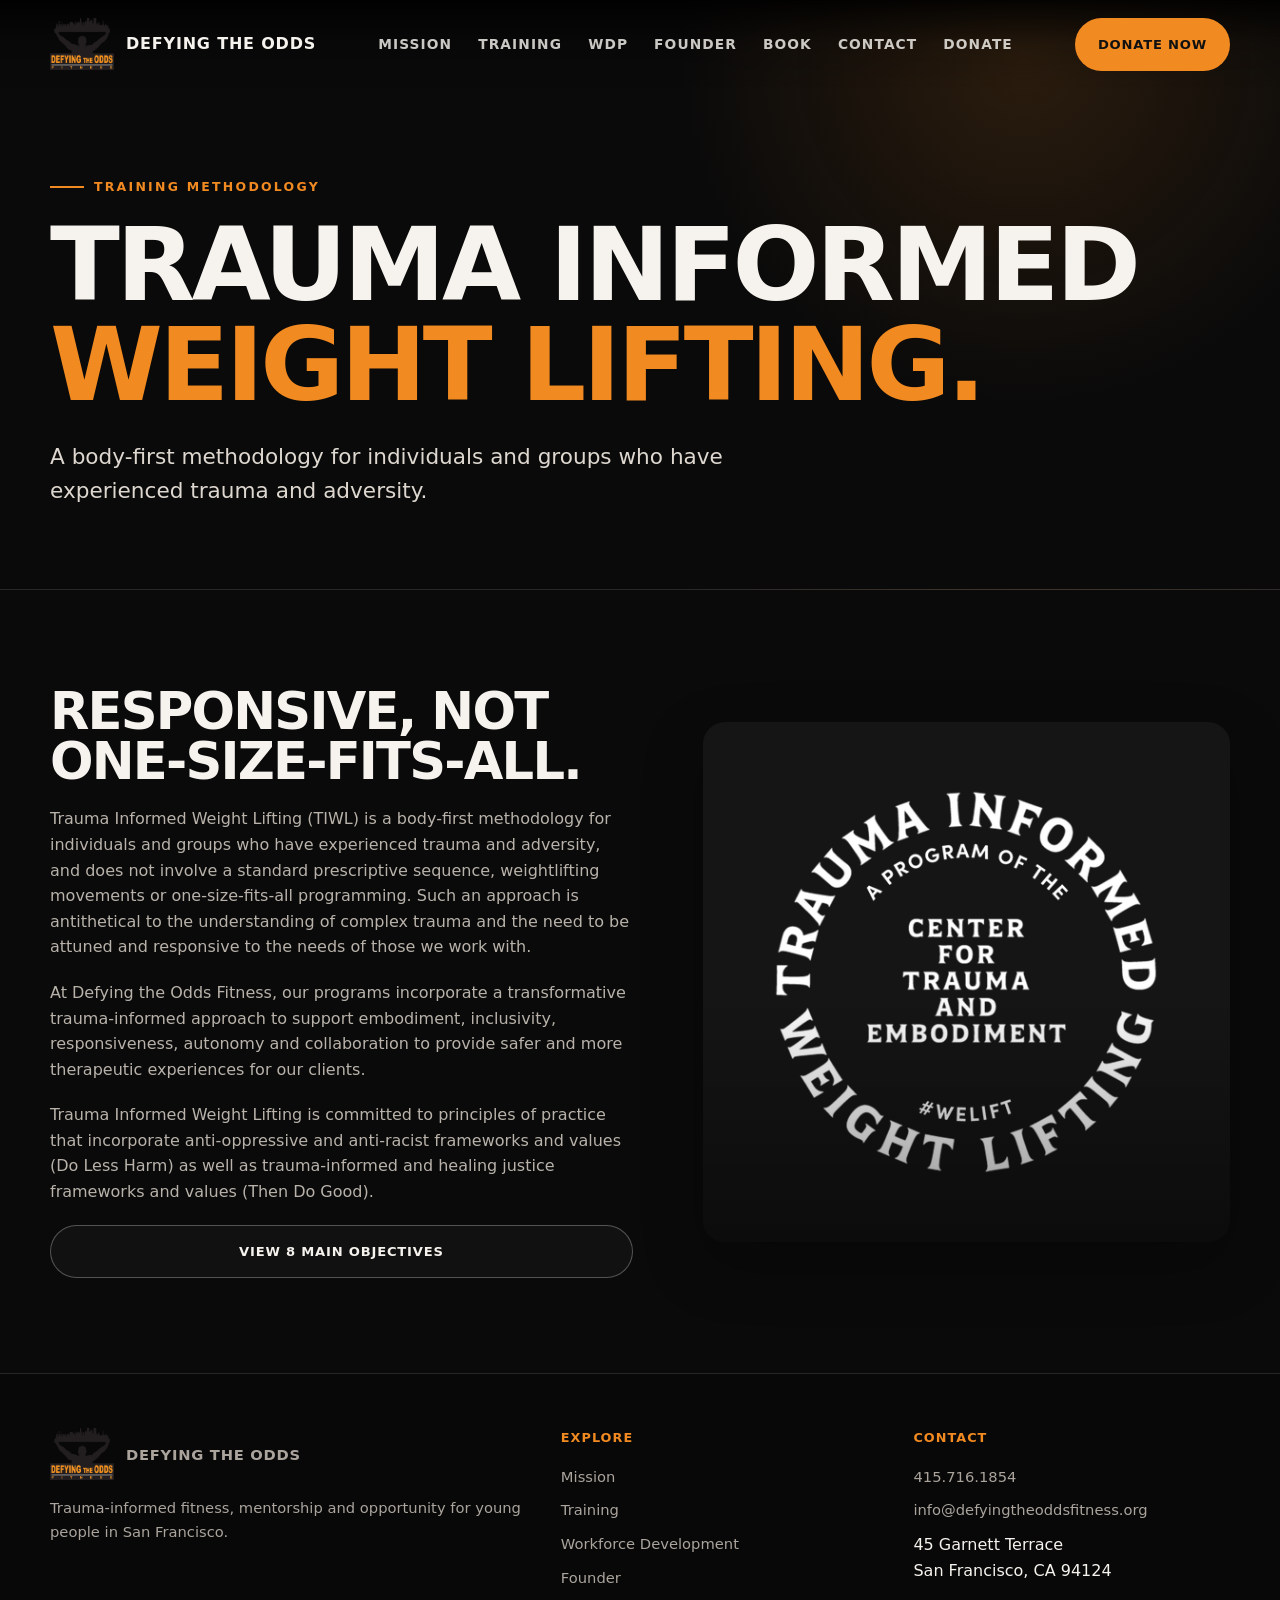
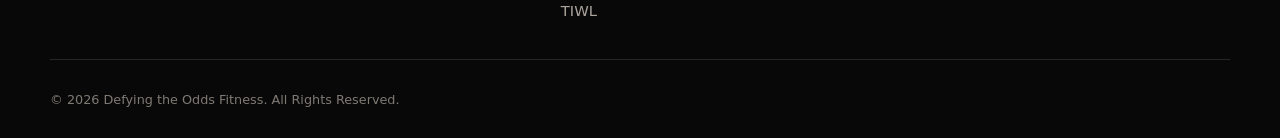
<file: defying-the-odds-redesign/tiwl.html>
<!doctype html><html lang="en"><head><meta charset="utf-8"><meta name="viewport" content="width=device-width,initial-scale=1"><meta name="description" content="Defying the Odds Fitness — trauma-informed strength training, mentorship and workforce development in San Francisco."><title>Trauma Informed Weight Lifting | Defying the Odds Fitness</title><link rel="stylesheet" href="assets/css/styles.css"></head><body><header class="site-header"><div class="container nav">
<a class="brand" href="index.html"><img src="assets/images/logo.png" alt="Defying the Odds Fitness logo"><span>Defying the Odds</span></a>
<nav class="nav-links" aria-label="Primary navigation">
<a href="index.html#mission">Mission</a>
<a href="services.html">Training</a>
<a href="workforce-development-program.html">WDP</a>
<a href="founder.html">Founder</a>
<a href="https://www.amazon.com/dp/0578332795" target="_blank" rel="noopener">Book</a>
<a href="index.html#contact">Contact</a>
<a href="donate.html">Donate</a>
</nav>
<a class="btn btn-primary" href="donate.html">Donate Now</a>
<button class="menu-btn" aria-label="Open menu">☰</button>
</div></header>
<main><section class="page-hero"><div class="container"><span class="eyebrow">Training Methodology</span><h1>Trauma Informed<br><span style="color:var(--accent)">Weight Lifting.</span></h1><p class="lead">A body-first methodology for individuals and groups who have experienced trauma and adversity.</p></div></section>
<section class="section"><div class="container split reveal"><div class="rich-copy"><h2 style="font-size:clamp(2rem,4vw,3.8rem)">Responsive, not one-size-fits-all.</h2><p>Trauma Informed Weight Lifting (TIWL) is a body-first methodology for individuals and groups who have experienced trauma and adversity, and does not involve a standard prescriptive sequence, weightlifting movements or one-size-fits-all programming. Such an approach is antithetical to the understanding of complex trauma and the need to be attuned and responsive to the needs of those we work with.</p><p>At Defying the Odds Fitness, our programs incorporate a transformative trauma-informed approach to support embodiment, inclusivity, responsiveness, autonomy and collaboration to provide safer and more therapeutic experiences for our clients.</p><p>Trauma Informed Weight Lifting is committed to principles of practice that incorporate anti-oppressive and anti-racist frameworks and values (Do Less Harm) as well as trauma-informed and healing justice frameworks and values (Then Do Good).</p><a class="btn btn-ghost" href="services.html">View 8 Main Objectives</a></div><div class="media-card" style="display:grid;place-items:center;background:#151515"><img src="assets/images/tiwl-logo.png" alt="Trauma Informed Weight Lifting logo" style="object-fit:contain;padding:46px;filter:none"></div></div></section></main><footer class="footer"><div class="container">
<div class="footer-grid">
<div><a class="brand" href="index.html"><img src="assets/images/logo.png" alt="Defying the Odds Fitness logo"><span>Defying the Odds</span></a><p>Trauma-informed fitness, mentorship and opportunity for young people in San Francisco.</p></div>
<div><h4>Explore</h4><div class="footer-links"><a href="index.html#mission">Mission</a><a href="services.html">Training</a><a href="workforce-development-program.html">Workforce Development</a><a href="founder.html">Founder</a><a href="tiwl.html">TIWL</a></div></div>
<div><h4>Contact</h4><div class="footer-links"><a href="tel:+14157161854">415.716.1854</a><a href="mailto:info@defyingtheoddsfitness.org">info@defyingtheoddsfitness.org</a><span>45 Garnett Terrace<br>San Francisco, CA 94124</span></div></div>
</div><div class="copyright">© <span data-year></span> Defying the Odds Fitness. All Rights Reserved.</div>
</div></footer><script src="assets/js/main.js"></script></body></html>
</file>
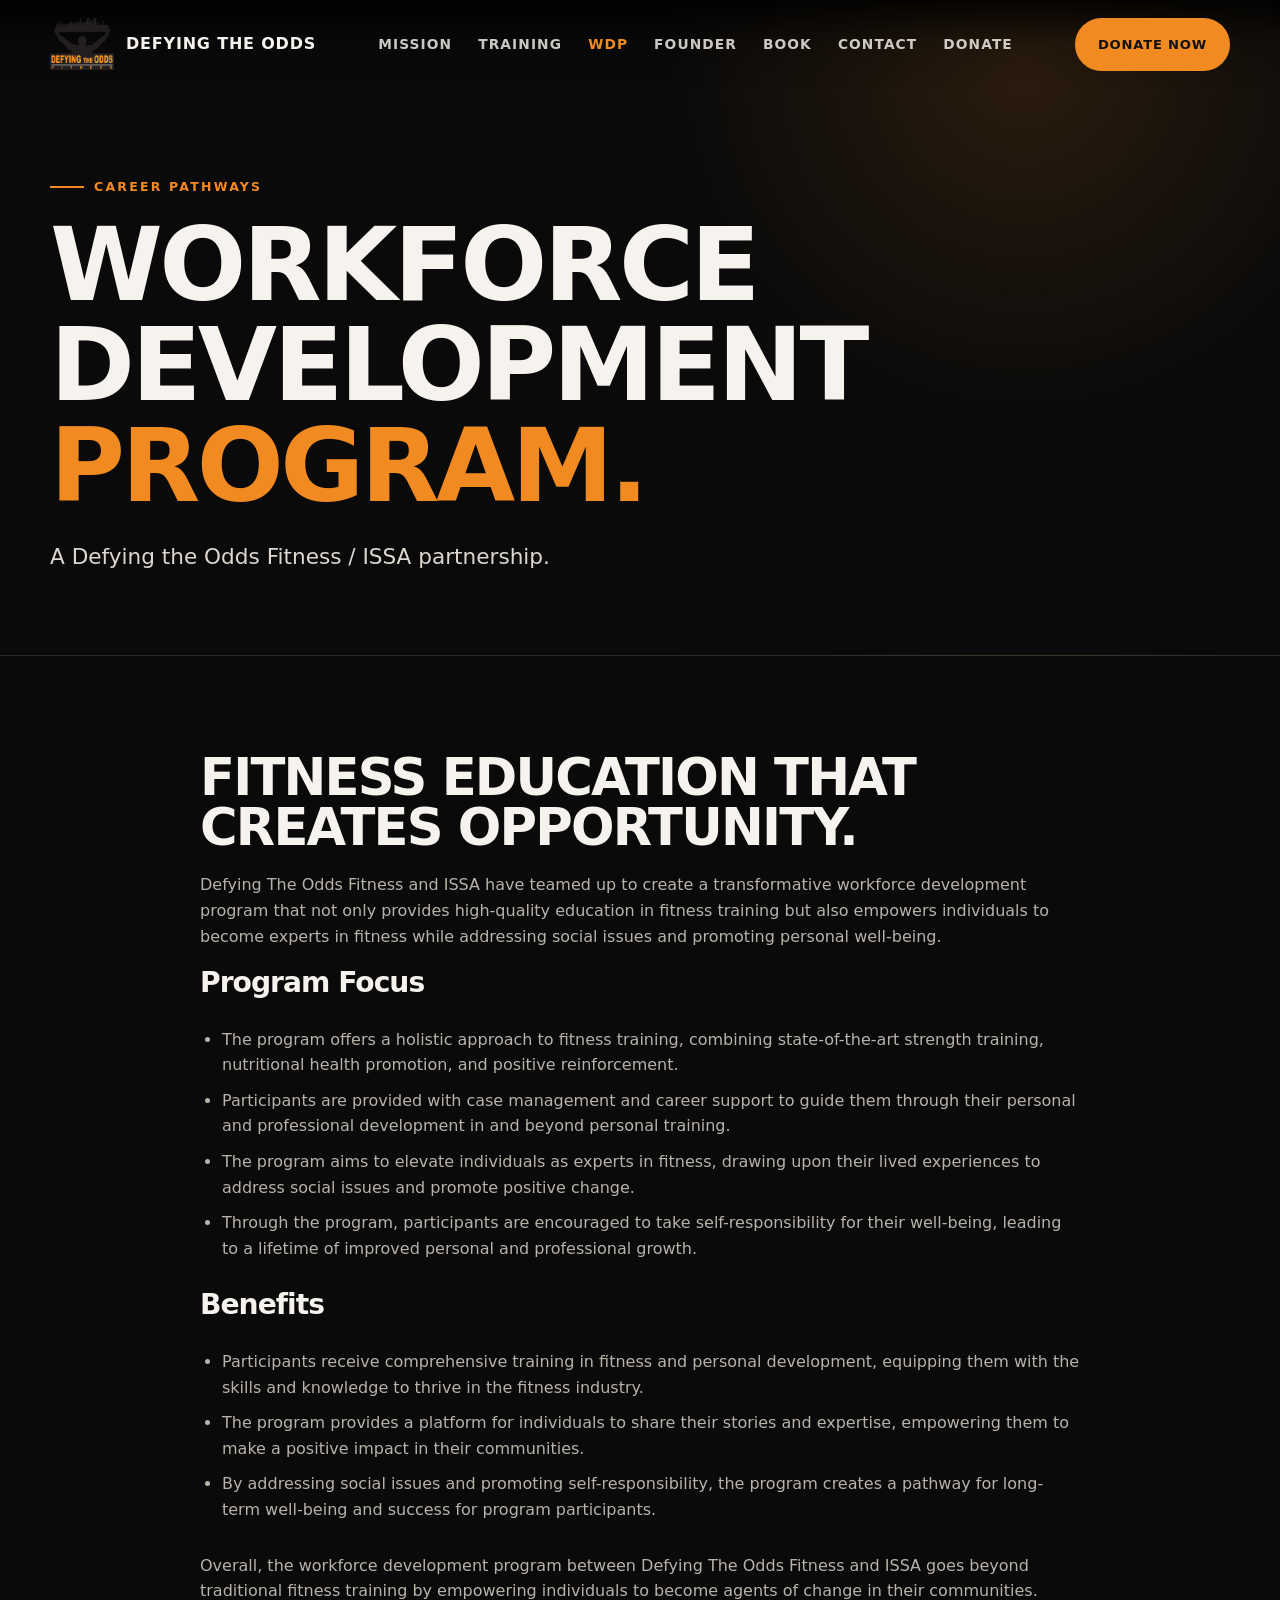
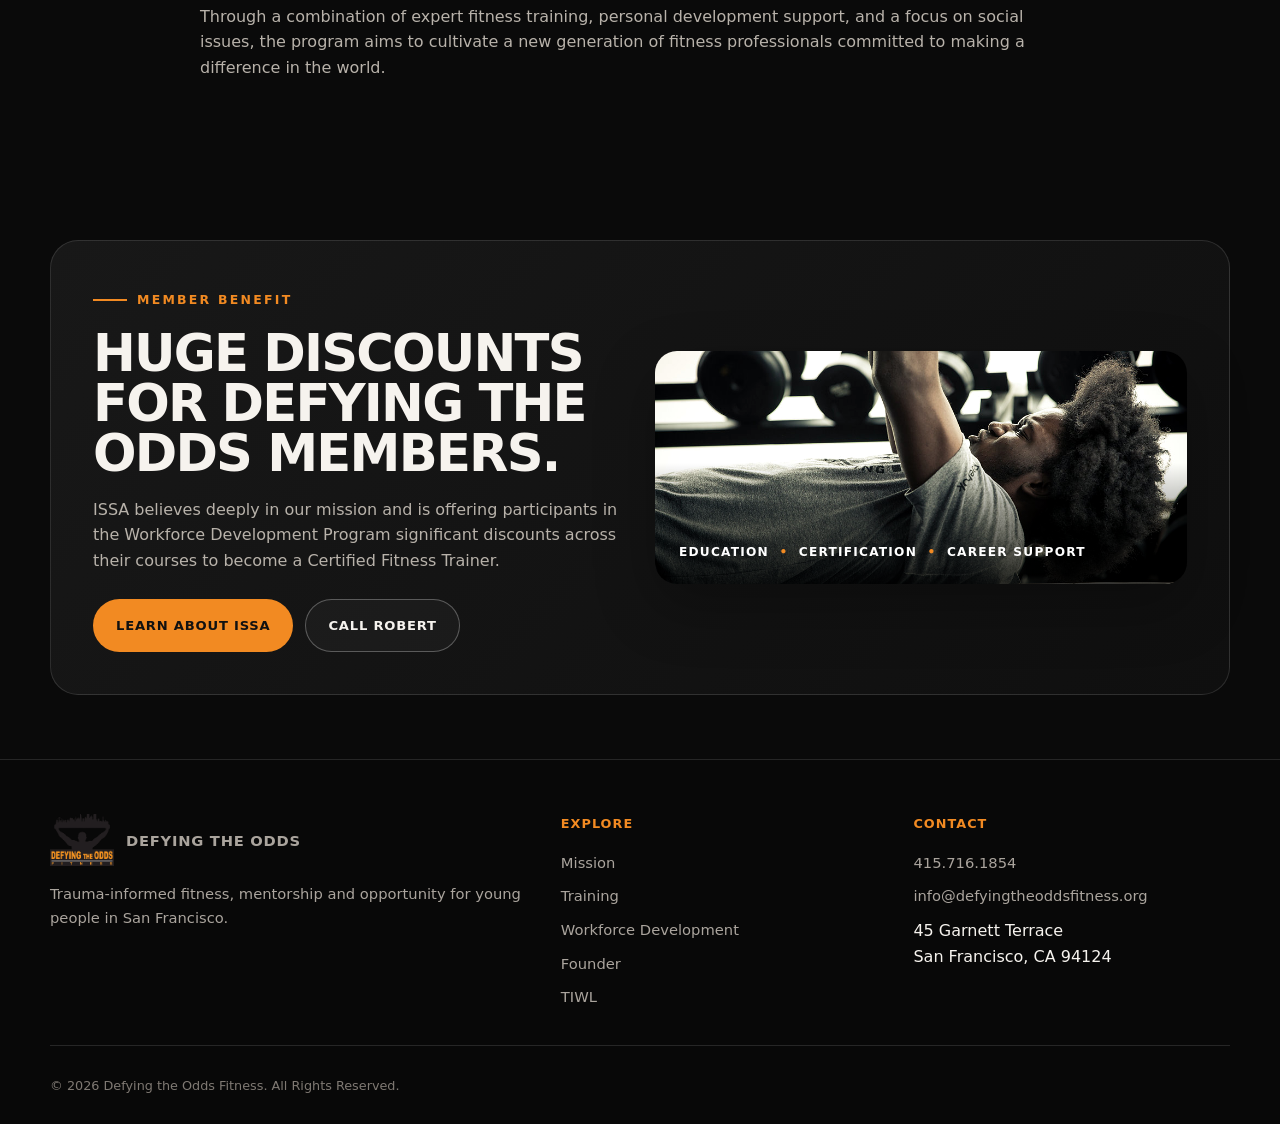
<file: defying-the-odds-redesign/workforce-development-program.html>
<!doctype html><html lang="en"><head><meta charset="utf-8"><meta name="viewport" content="width=device-width,initial-scale=1"><meta name="description" content="Defying the Odds Fitness — trauma-informed strength training, mentorship and workforce development in San Francisco."><title>Workforce Development Program | Defying the Odds Fitness</title><link rel="stylesheet" href="assets/css/styles.css"></head><body><header class="site-header"><div class="container nav">
<a class="brand" href="index.html"><img src="assets/images/logo.png" alt="Defying the Odds Fitness logo"><span>Defying the Odds</span></a>
<nav class="nav-links" aria-label="Primary navigation">
<a href="index.html#mission">Mission</a>
<a href="services.html">Training</a>
<a class="active" href="workforce-development-program.html">WDP</a>
<a href="founder.html">Founder</a>
<a href="https://www.amazon.com/dp/0578332795" target="_blank" rel="noopener">Book</a>
<a href="index.html#contact">Contact</a>
<a href="donate.html">Donate</a>
</nav>
<a class="btn btn-primary" href="donate.html">Donate Now</a>
<button class="menu-btn" aria-label="Open menu">☰</button>
</div></header>
<main><section class="page-hero workforce-hero"><div class="container"><span class="eyebrow">Career Pathways</span><h1>Workforce Development<br><span style="color:var(--accent)">Program.</span></h1><p class="lead">A Defying the Odds Fitness / ISSA partnership.</p></div></section>
<section class="section"><div class="container rich-copy reveal"><h2 style="font-size:clamp(2rem,4vw,3.8rem)">Fitness education that creates opportunity.</h2><p>Defying The Odds Fitness and ISSA have teamed up to create a transformative workforce development program that not only provides high-quality education in fitness training but also empowers individuals to become experts in fitness while addressing social issues and promoting personal well-being.</p><h3>Program Focus</h3><ul><li>The program offers a holistic approach to fitness training, combining state-of-the-art strength training, nutritional health promotion, and positive reinforcement.</li><li>Participants are provided with case management and career support to guide them through their personal and professional development in and beyond personal training.</li><li>The program aims to elevate individuals as experts in fitness, drawing upon their lived experiences to address social issues and promote positive change.</li><li>Through the program, participants are encouraged to take self-responsibility for their well-being, leading to a lifetime of improved personal and professional growth.</li></ul><h3>Benefits</h3><ul><li>Participants receive comprehensive training in fitness and personal development, equipping them with the skills and knowledge to thrive in the fitness industry.</li><li>The program provides a platform for individuals to share their stories and expertise, empowering them to make a positive impact in their communities.</li><li>By addressing social issues and promoting self-responsibility, the program creates a pathway for long-term well-being and success for program participants.</li></ul><p>Overall, the workforce development program between Defying The Odds Fitness and ISSA goes beyond traditional fitness training by empowering individuals to become agents of change in their communities. Through a combination of expert fitness training, personal development support, and a focus on social issues, the program aims to cultivate a new generation of fitness professionals committed to making a difference in the world.</p></div></section>
<section class="section-sm"><div class="container donate-box reveal"><div><span class="eyebrow">Member Benefit</span><h2 style="font-size:clamp(2rem,4vw,3.6rem);margin:18px 0">Huge discounts for Defying the Odds members.</h2><p>ISSA believes deeply in our mission and is offering participants in the Workforce Development Program significant discounts across their courses to become a Certified Fitness Trainer.</p><div class="hero-actions" style="margin-top:26px"><a class="btn btn-primary" href="https://www.issaonline.com" target="_blank" rel="noopener">Learn About ISSA</a><a class="btn btn-ghost" href="tel:+14157161854">Call Robert</a></div></div><figure class="media-card workforce-photo"><img src="assets/images/training-program.jpg" alt="A young athlete developing practical strength-training skills"><figcaption>Education <span>•</span> Certification <span>•</span> Career support</figcaption></figure></div></section></main><footer class="footer"><div class="container">
<div class="footer-grid">
<div><a class="brand" href="index.html"><img src="assets/images/logo.png" alt="Defying the Odds Fitness logo"><span>Defying the Odds</span></a><p>Trauma-informed fitness, mentorship and opportunity for young people in San Francisco.</p></div>
<div><h4>Explore</h4><div class="footer-links"><a href="index.html#mission">Mission</a><a href="services.html">Training</a><a href="workforce-development-program.html">Workforce Development</a><a href="founder.html">Founder</a><a href="tiwl.html">TIWL</a></div></div>
<div><h4>Contact</h4><div class="footer-links"><a href="tel:+14157161854">415.716.1854</a><a href="mailto:info@defyingtheoddsfitness.org">info@defyingtheoddsfitness.org</a><span>45 Garnett Terrace<br>San Francisco, CA 94124</span></div></div>
</div><div class="copyright">© <span data-year></span> Defying the Odds Fitness. All Rights Reserved.</div>
</div></footer><script src="assets/js/main.js"></script></body></html>
</file>
<file: defying-the-odds-redesign/assets/css/styles.css>
:root {
  --bg: #0a0a0a;
  --surface: #121212;
  --surface-2: #1a1a1a;
  --text: #f6f3ee;
  --muted: #b8b2aa;
  --accent: #f28a22;
  --accent-2: #ff9d3d;
  --line: rgba(255,255,255,.12);
  --max: 1180px;
  --radius: 22px;
  --shadow: 0 22px 60px rgba(0,0,0,.28);
}

*{box-sizing:border-box}
html{scroll-behavior:smooth;scroll-padding-top:96px;overflow-x:hidden}
body{margin:0;background:var(--bg);color:var(--text);font-family:Inter,ui-sans-serif,system-ui,-apple-system,BlinkMacSystemFont,"Segoe UI",sans-serif;line-height:1.6;overflow-x:hidden}
img{max-width:100%;display:block}
a{color:inherit;text-decoration:none}
button,input,textarea{font:inherit}

.container{width:min(var(--max),calc(100% - 40px));margin-inline:auto}
.section{padding:96px 0}
.section-sm{padding:64px 0}
.eyebrow{display:inline-flex;align-items:center;gap:10px;font-size:.78rem;letter-spacing:.18em;text-transform:uppercase;color:var(--accent);font-weight:800}
.eyebrow::before{content:"";width:34px;height:2px;background:var(--accent)}
h1,h2,h3{line-height:.98;margin:0;letter-spacing:-.035em}
h1{font-size:clamp(3.3rem,8vw,7rem);font-weight:900;text-transform:uppercase}
h2{font-size:clamp(2.4rem,5vw,4.6rem);font-weight:900;text-transform:uppercase}
h3{font-size:clamp(1.3rem,2.2vw,2rem);font-weight:800}
p{margin:0;color:var(--muted)}
.lead{font-size:clamp(1.05rem,1.8vw,1.35rem);max-width:760px;color:#ddd7cf}

.site-header{position:fixed;inset:0 0 auto;z-index:1000;background:linear-gradient(to bottom,rgba(0,0,0,.84),rgba(0,0,0,.15),transparent);transition:.25s ease}
.site-header.scrolled{background:rgba(8,8,8,.92);backdrop-filter:blur(14px);border-bottom:1px solid var(--line)}
.nav{height:88px;display:flex;align-items:center;justify-content:space-between;gap:24px}
.brand{display:flex;align-items:center;gap:12px;font-weight:900;text-transform:uppercase;letter-spacing:.05em}
.brand img{width:64px;height:52px;object-fit:contain}
.nav-links{display:flex;align-items:center;gap:26px;font-size:.86rem;text-transform:uppercase;letter-spacing:.08em;font-weight:700}
.nav-links a{opacity:.82;transition:.2s}
.nav-links a:hover,.nav-links a.active{opacity:1;color:var(--accent)}
.btn{display:inline-flex;align-items:center;justify-content:center;gap:10px;padding:15px 22px;border:1px solid transparent;border-radius:999px;font-weight:800;text-transform:uppercase;letter-spacing:.06em;font-size:.82rem;transition:.2s ease;cursor:pointer}
.btn-primary{background:var(--accent);color:#111}
.btn-primary:hover{background:var(--accent-2);transform:translateY(-2px)}
.btn-ghost{border-color:rgba(255,255,255,.28);background:rgba(255,255,255,.03)}
.btn-ghost:hover{border-color:var(--accent);color:var(--accent)}
.menu-btn{display:none;width:46px;height:46px;padding:0;border:1px solid var(--line);border-radius:50%;background:rgba(255,255,255,.04);color:white;cursor:pointer;position:relative;flex:0 0 auto}
.menu-btn span,.menu-btn::before,.menu-btn::after{content:"";position:absolute;left:13px;width:18px;height:2px;border-radius:2px;background:currentColor;transition:transform .3s ease,opacity .2s ease,top .3s ease}
.menu-btn::before{top:15px}.menu-btn span{top:21px}.menu-btn::after{top:27px}
.menu-btn[aria-expanded="true"]::before{top:21px;transform:rotate(45deg)}
.menu-btn[aria-expanded="true"] span{opacity:0;transform:scaleX(0)}
.menu-btn[aria-expanded="true"]::after{top:21px;transform:rotate(-45deg)}

.hero{min-height:100svh;display:grid;align-items:end;position:relative;overflow:hidden;background:#111}
.hero::after{content:"";position:absolute;inset:0;background:linear-gradient(90deg,rgba(0,0,0,.92) 0%,rgba(0,0,0,.64) 45%,rgba(0,0,0,.25) 72%,rgba(0,0,0,.55) 100%),linear-gradient(to top,#0a0a0a 0%,transparent 35%)}
.hero-media{position:absolute;inset:0;background-position:center;background-size:cover;filter:grayscale(.35) contrast(1.08)}
.hero-content{position:relative;z-index:2;padding:160px 0 84px}
.hero h1 span{color:var(--accent)}
.hero-sub{max-width:680px;margin:24px 0 32px;font-size:clamp(1.05rem,1.8vw,1.3rem);color:#ece8e2}
.hero-actions{display:flex;flex-wrap:wrap;gap:12px}
.hero-meta{display:flex;gap:26px;flex-wrap:wrap;margin-top:48px;font-size:.8rem;text-transform:uppercase;letter-spacing:.12em;color:#c9c3bc}
.hero-meta strong{color:white}

.split{display:grid;grid-template-columns:1.05fr .95fr;gap:70px;align-items:center}
.media-card{border-radius:var(--radius);overflow:hidden;position:relative;min-height:520px;background:#171717;box-shadow:var(--shadow)}
.media-card img{width:100%;height:100%;position:absolute;inset:0;object-fit:cover;filter:grayscale(.25)}
.media-card::after{content:"";position:absolute;inset:0;background:linear-gradient(to top,rgba(0,0,0,.45),transparent 48%)}
.copy-stack{display:grid;gap:26px}
.copy-stack .btn{justify-self:start}

.stats{display:grid;grid-template-columns:repeat(3,1fr);gap:1px;background:var(--line);border:1px solid var(--line);border-radius:var(--radius);overflow:hidden}
.stat{background:var(--surface);padding:40px 30px}
.stat-number{font-size:clamp(2.8rem,6vw,5rem);font-weight:900;line-height:1;color:var(--accent);letter-spacing:-.05em;font-variant-numeric:tabular-nums;transform:translateY(8px);opacity:0;transition:opacity .45s ease,transform .7s cubic-bezier(.22,1,.36,1)}
.stat-number.counting,.stat-number.counted{transform:none;opacity:1}
.stat p{margin-top:12px;font-size:.95rem}

.cards{display:grid;grid-template-columns:repeat(3,1fr);gap:18px}
.card{background:linear-gradient(160deg,#181818,#111);border:1px solid var(--line);border-radius:var(--radius);padding:32px;display:grid;gap:20px;min-height:280px;transition:.25s ease}
.card:hover{transform:translateY(-6px);border-color:rgba(242,138,34,.55)}
.card-index{color:var(--accent);font-weight:900;font-size:.85rem;letter-spacing:.12em}
.card p{font-size:.95rem}
.card-link{margin-top:auto;color:white;font-weight:800;text-transform:uppercase;letter-spacing:.08em;font-size:.78rem}
.photo-card{padding:0;overflow:hidden;display:block}
.photo-card>img{width:100%;height:230px;object-fit:cover;filter:grayscale(.15);transition:transform .45s ease,filter .45s ease}
.photo-card>img.full-frame{height:350px;object-fit:contain;object-position:center;background:#0b0b0b}
.photo-card:hover>img{transform:scale(1.035);filter:grayscale(0)}
.card-body{padding:28px;display:grid;gap:18px;min-height:280px}
.card-body .card-link{align-self:end}

.photo-statement{position:relative;min-height:760px;display:grid;align-items:end;overflow:hidden}
.photo-statement>img{position:absolute;inset:0;width:100%;height:100%;object-fit:cover;object-position:center 28%;filter:grayscale(.25)}
.photo-statement::after{content:"";position:absolute;inset:0;background:linear-gradient(to top,rgba(5,5,5,.96) 5%,rgba(5,5,5,.35) 68%,rgba(5,5,5,.12)),linear-gradient(90deg,rgba(0,0,0,.65),transparent 75%)}
.photo-statement-overlay{position:relative;z-index:1;padding:100px 0}
.photo-statement h2{max-width:900px;margin:18px 0 24px}
.photo-statement .lead{margin-bottom:28px;max-width:720px}

.gallery-section{background:var(--surface)}
.gallery-heading{display:flex;align-items:end;justify-content:space-between;gap:42px;margin-bottom:38px}
.gallery-heading h2{margin-top:16px;max-width:800px}
.gallery-heading>p{max-width:390px;margin-bottom:6px}
.photo-grid{display:grid;grid-template-columns:1.25fr .75fr;grid-template-rows:310px 310px;gap:16px}
.photo-grid figure{position:relative;margin:0;overflow:hidden;border-radius:var(--radius);background:#0d0d0d}
.photo-grid-main{grid-row:1 / 3}
.photo-grid img{width:100%;height:100%;object-fit:cover;transition:transform .5s ease}
.photo-grid-main img{object-position:52% center}
.photo-grid figure:last-child img{object-position:center 20%}
.photo-grid figure:hover img{transform:scale(1.025)}
.photo-grid figure::after{content:"";position:absolute;inset:45% 0 0;background:linear-gradient(transparent,rgba(0,0,0,.75))}
.photo-grid figcaption{position:absolute;z-index:1;left:24px;bottom:20px;text-transform:uppercase;font-size:.78rem;letter-spacing:.12em;font-weight:800}

.band{background:var(--accent);color:#0e0e0e;padding:34px 0}
.band .container{display:flex;align-items:center;justify-content:space-between;gap:24px}
.band h3{text-transform:uppercase;font-size:clamp(1.7rem,3vw,3rem)}
.band p{color:#2a2118;max-width:560px}
.band .btn{background:#111;color:white}

.page-hero{padding:170px 0 80px;border-bottom:1px solid var(--line);background:radial-gradient(circle at 80% 10%,rgba(242,138,34,.14),transparent 30%),#0a0a0a}
.page-hero .lead{margin-top:24px}
.page-hero .eyebrow{margin-bottom:18px}

.list-grid{display:grid;grid-template-columns:repeat(2,1fr);gap:16px;margin-top:36px}
.list-item{display:flex;gap:18px;padding:24px;border:1px solid var(--line);border-radius:18px;background:var(--surface)}
.list-num{flex:0 0 38px;height:38px;border-radius:50%;display:grid;place-items:center;background:var(--accent);color:#111;font-weight:900}
.list-item p{color:#d0cbc4}

.rich-copy{max-width:880px;display:grid;gap:20px}
.rich-copy strong{color:white}
.rich-copy ul{margin:0;padding-left:22px;color:var(--muted)}
.rich-copy li{margin:10px 0}

.contact-wrap{display:grid;grid-template-columns:1.1fr .9fr;gap:24px}
.form-card,.info-card{background:var(--surface);border:1px solid var(--line);border-radius:var(--radius);padding:34px}
.form-grid{display:grid;grid-template-columns:1fr 1fr;gap:16px}
.field{display:grid;gap:8px}
.field.full{grid-column:1/-1}
label{font-size:.78rem;text-transform:uppercase;letter-spacing:.1em;color:#c5beb6;font-weight:800}
input,textarea{width:100%;border:1px solid var(--line);background:#0d0d0d;color:white;border-radius:14px;padding:15px 16px;outline:none}
input:focus,textarea:focus{border-color:var(--accent)}
textarea{min-height:150px;resize:vertical}
.info-list{display:grid;gap:24px;margin-top:28px}
.info-row{padding-top:20px;border-top:1px solid var(--line)}
.info-row span{display:block;color:var(--accent);font-size:.75rem;text-transform:uppercase;letter-spacing:.12em;font-weight:800;margin-bottom:7px}
.info-row a,.info-row p{color:white}
.social-link{display:flex;align-items:center;gap:11px;width:fit-content;padding:10px 14px 10px 11px;border:1px solid var(--line);border-radius:999px;color:white!important;font-size:.86rem!important;font-weight:750;transition:.2s ease}
.social-link:hover{border-color:var(--accent);color:var(--accent)!important;transform:translateY(-2px)}
.social-link svg{width:20px;height:20px;fill:none;stroke:currentColor;stroke-width:1.8}
.social-link svg .social-dot{fill:currentColor;stroke:none}
.social-link b{margin-left:3px;font-size:.9rem}
.social-link-inline{margin-top:8px}

.donate-box{display:grid;grid-template-columns:1fr 1fr;gap:30px;align-items:center;background:linear-gradient(135deg,#181818,#0f0f0f);border:1px solid var(--line);border-radius:28px;padding:42px}
.donate-photo{min-height:430px;border-radius:20px;overflow:hidden}
.donate-photo img{width:100%;height:100%;object-fit:cover}
.workforce-photo{margin:0;min-height:0;aspect-ratio:974 / 427;align-self:center}
.workforce-photo img{object-fit:contain;object-position:center;filter:grayscale(.08) contrast(1.04)}
.workforce-photo::after{background:linear-gradient(to top,rgba(0,0,0,.78),transparent 52%)}
.workforce-photo figcaption{position:absolute;z-index:1;left:24px;right:24px;bottom:22px;color:white;font-size:.76rem;font-weight:800;letter-spacing:.1em;text-transform:uppercase}
.workforce-photo figcaption span{color:var(--accent);padding:0 5px}

.footer{border-top:1px solid var(--line);padding:54px 0 28px;background:#080808}
.footer-grid{display:grid;grid-template-columns:1.2fr .8fr .8fr;gap:36px}
.footer .brand{margin-bottom:16px}
.footer h4{margin:0 0 16px;text-transform:uppercase;letter-spacing:.08em;font-size:.8rem;color:var(--accent)}
.footer a,.footer p{font-size:.92rem;color:#aaa49d}
.footer-links{display:grid;gap:10px}
.copyright{padding-top:30px;margin-top:36px;border-top:1px solid var(--line);font-size:.8rem;color:#7f7973}

.reveal{opacity:0;transform:translate3d(0,24px,0);filter:blur(3px);transition:opacity .75s cubic-bezier(.22,1,.36,1),transform .75s cubic-bezier(.22,1,.36,1),filter .6s ease;will-change:opacity,transform}
.reveal.visible{opacity:1;transform:none}
.reveal.visible{filter:blur(0)}
.reveal>*{transition:opacity .65s ease,transform .7s cubic-bezier(.22,1,.36,1);transition-delay:var(--reveal-delay,0ms)}
.reveal:not(.visible)>*{opacity:0;transform:translateY(12px)}
.reveal.visible>*{opacity:1;transform:none}
.reveal>*:nth-child(2){--reveal-delay:60ms}.reveal>*:nth-child(3){--reveal-delay:120ms}.reveal>*:nth-child(4){--reveal-delay:180ms}

@media (max-width: 900px){
  .nav{height:76px}.brand img{width:56px;height:46px}.brand{gap:9px;font-size:.9rem}
  .nav-links{position:fixed;inset:76px 0 auto;background:rgba(8,8,8,.97);border-bottom:1px solid var(--line);padding:14px max(20px,calc((100vw - var(--max))/2));display:flex;flex-direction:column;align-items:stretch;gap:0;max-height:calc(100svh - 76px);overflow:auto;visibility:hidden;opacity:0;transform:translateY(-14px);pointer-events:none;transition:opacity .25s ease,transform .3s cubic-bezier(.22,1,.36,1),visibility .3s;box-shadow:0 24px 50px rgba(0,0,0,.45);backdrop-filter:blur(18px)}
  .nav-links a{padding:13px 2px;border-bottom:1px solid rgba(255,255,255,.08);font-size:.9rem}.nav-links a:last-child{border:0;color:var(--accent)}
  .nav-links.open{visibility:visible;opacity:1;transform:none;pointer-events:auto}.menu-btn{display:block}.nav>.btn-primary{display:none}
  body.menu-open{overflow:hidden}
  .split,.contact-wrap,.donate-box{grid-template-columns:1fr}.split{gap:42px}.cards{grid-template-columns:1fr}.stats{grid-template-columns:1fr}.list-grid{grid-template-columns:1fr}.footer-grid{grid-template-columns:1fr 1fr}.media-card{min-height:420px}.photo-statement{min-height:640px}.gallery-heading{align-items:flex-start;flex-direction:column}.photo-grid{grid-template-columns:1fr;grid-template-rows:460px 300px 420px}.photo-grid-main{grid-row:auto}.workforce-photo{width:100%;min-height:0}
}
@media (max-width: 620px){
  .container{width:min(100% - 32px,var(--max))}.section{padding:64px 0}.section-sm{padding:48px 0}
  h1{font-size:clamp(2.65rem,14vw,4rem);line-height:.92;overflow-wrap:anywhere}h2{font-size:clamp(2.1rem,11vw,3.25rem);line-height:.96}h3{line-height:1.05}
  .eyebrow{font-size:.68rem;letter-spacing:.14em;gap:8px}.eyebrow::before{width:24px}.lead{font-size:1.04rem}
  .nav{height:70px}.nav-links{inset-block-start:70px;max-height:calc(100svh - 70px);padding-inline:16px}.brand img{width:50px;height:42px}.brand span{font-size:.78rem;max-width:116px;line-height:1.1}.menu-btn{width:44px;height:44px}
  .hero{min-height:max(680px,100svh)}.hero::after{background:linear-gradient(to bottom,rgba(0,0,0,.3),rgba(0,0,0,.56) 42%,#0a0a0a 96%),linear-gradient(90deg,rgba(0,0,0,.62),transparent)}.hero-media{background-position:58% center}.hero-content{padding:128px 0 48px}.hero-sub{margin:18px 0 26px;line-height:1.5}.hero-actions{display:grid;grid-template-columns:1fr}.hero-actions .btn{width:100%}.hero-meta{display:grid;gap:8px;margin-top:34px;font-size:.7rem;line-height:1.45}
  .split{gap:34px}.media-card{min-height:0;aspect-ratio:4/5;border-radius:18px}.mission-media{aspect-ratio:974/427}.mission-media img{object-fit:contain;filter:none}.copy-stack{gap:20px}.copy-stack .btn{width:100%}
  .stats{border-radius:18px}.stat{padding:28px 24px}.stat-number{font-size:3.3rem}.card{border-radius:18px;min-height:0}.photo-card>img{height:210px}.card-body{padding:24px;min-height:250px}
  .photo-statement{min-height:620px}.photo-statement>img{object-position:58% 28%}.photo-statement::after{background:linear-gradient(to top,rgba(5,5,5,.98) 8%,rgba(5,5,5,.58) 55%,rgba(5,5,5,.15))}.photo-statement-overlay{padding:70px 0}.photo-statement h2{margin:14px 0 20px}
  .gallery-heading{gap:20px;margin-bottom:28px}.photo-grid{grid-template-rows:380px 250px 320px;gap:12px}.photo-grid figure{border-radius:18px}.photo-grid figcaption{left:18px;bottom:16px}
  .hero-meta{gap:14px}.band{padding:28px 0}.band .container{align-items:stretch;flex-direction:column}.band .btn{width:100%}
  .page-hero{padding:126px 0 58px}.page-hero .lead{margin-top:20px}.list-grid{gap:12px;margin-top:28px}.list-item{padding:20px 18px;gap:14px;align-items:flex-start}.list-num{flex-basis:34px;height:34px}
  .workforce-hero h1{font-size:clamp(2.15rem,11vw,3.4rem);overflow-wrap:normal;word-break:normal}
  .form-grid{grid-template-columns:1fr}.field.full{grid-column:auto}.form-card,.info-card{padding:24px 20px;border-radius:18px}.field .btn{width:100%}.social-link{max-width:100%}.social-link span{overflow-wrap:anywhere}
  .footer{padding-top:44px}.footer-grid{grid-template-columns:1fr;gap:30px}.footer .brand span{font-size:.88rem;max-width:none}.copyright{margin-top:28px}
  .donate-box{padding:16px;gap:28px;border-radius:20px}.donate-photo{min-height:0;aspect-ratio:4/5;border-radius:16px}.donate-box .copy-stack{padding:0 4px 8px}.donate-box .btn{width:100%}.workforce-photo{aspect-ratio:4/3}.workforce-photo figcaption{left:16px;right:16px;bottom:14px;font-size:.63rem}.photo-card>img.full-frame{height:auto;aspect-ratio:4/5}
}

@media (max-width: 380px){
  .container{width:calc(100% - 24px)}.brand span{max-width:96px;font-size:.7rem}.hero h1{font-size:2.55rem}.btn{padding:14px 17px}.form-card,.info-card{padding-inline:16px}
}

@media (hover:none){
  .btn-primary:hover,.card:hover,.social-link:hover{transform:none}.photo-card:hover>img,.photo-grid figure:hover img{transform:none}
}

@media (prefers-reduced-motion:reduce){
  html{scroll-behavior:auto}*,*::before,*::after{scroll-behavior:auto!important;transition-duration:.01ms!important;animation-duration:.01ms!important;animation-iteration-count:1!important}.reveal,.reveal>*,.stat-number{opacity:1!important;transform:none!important;filter:none!important}
}
</file>
